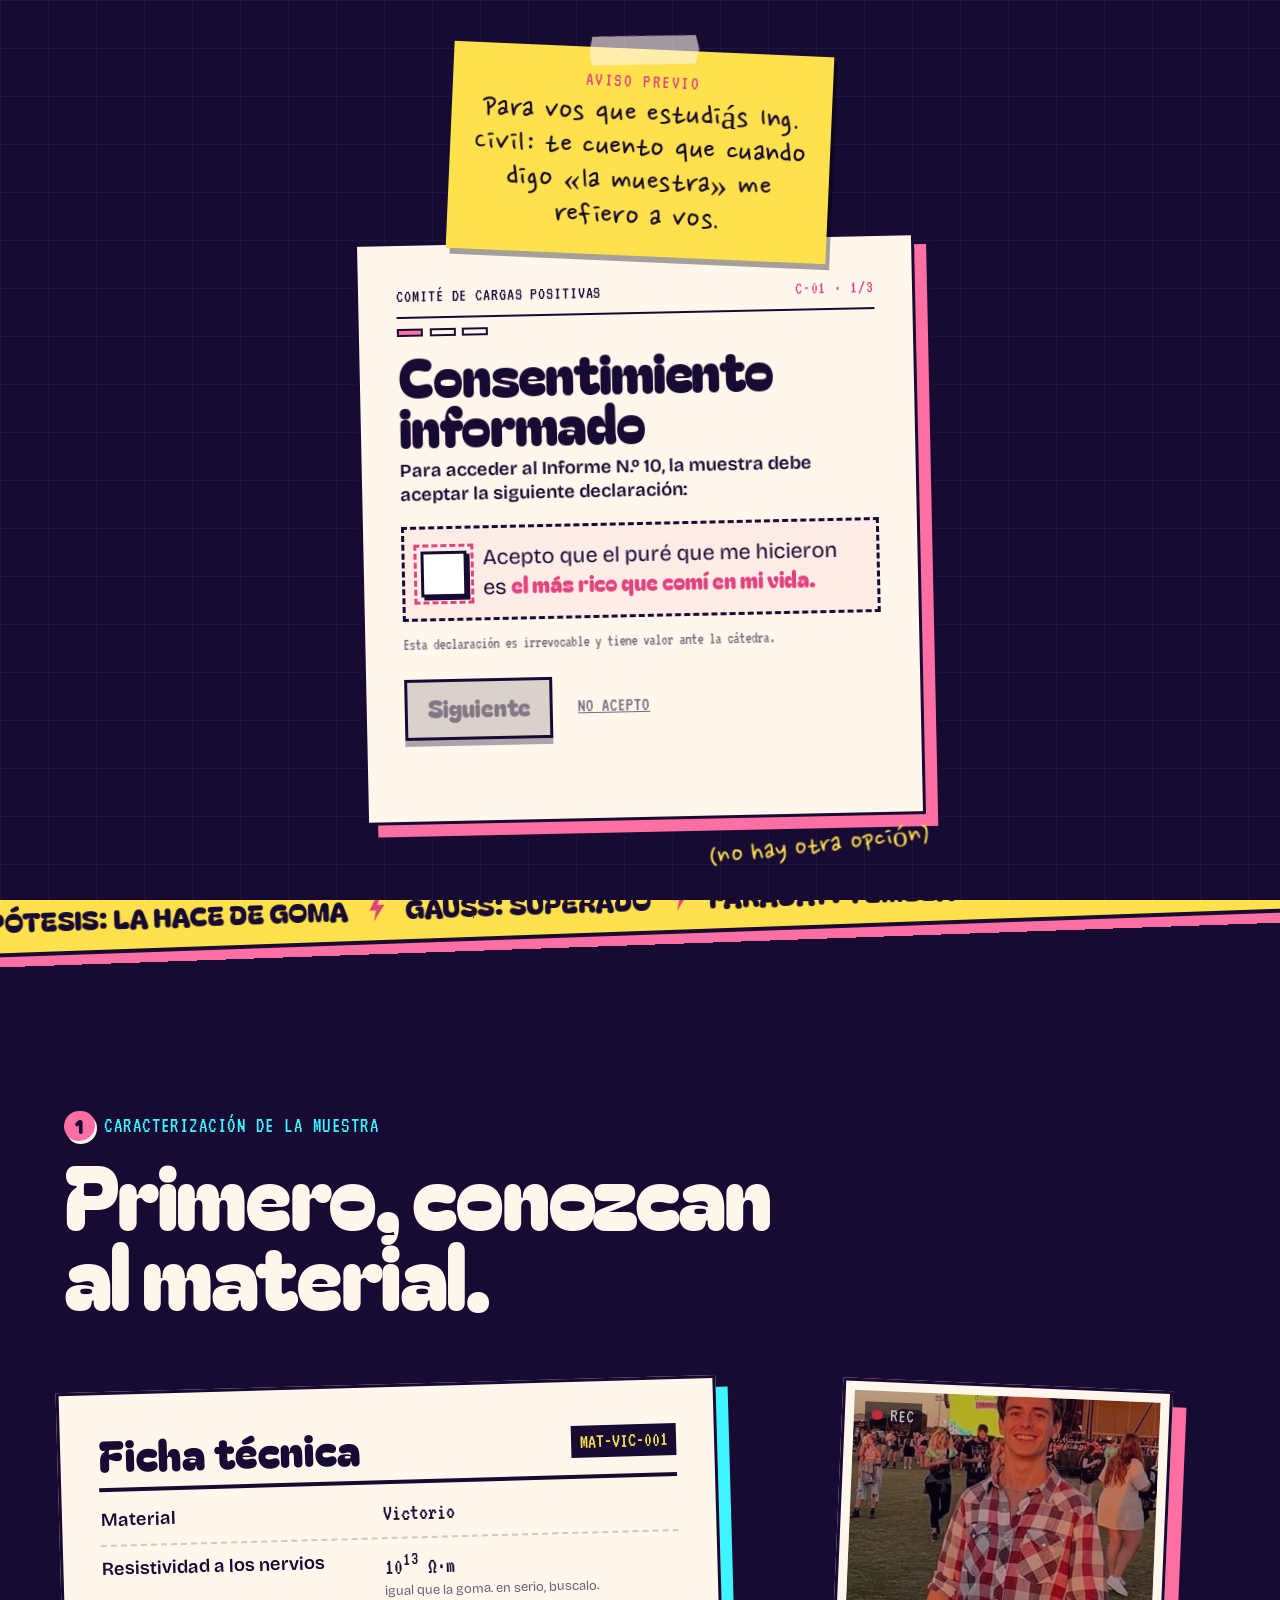
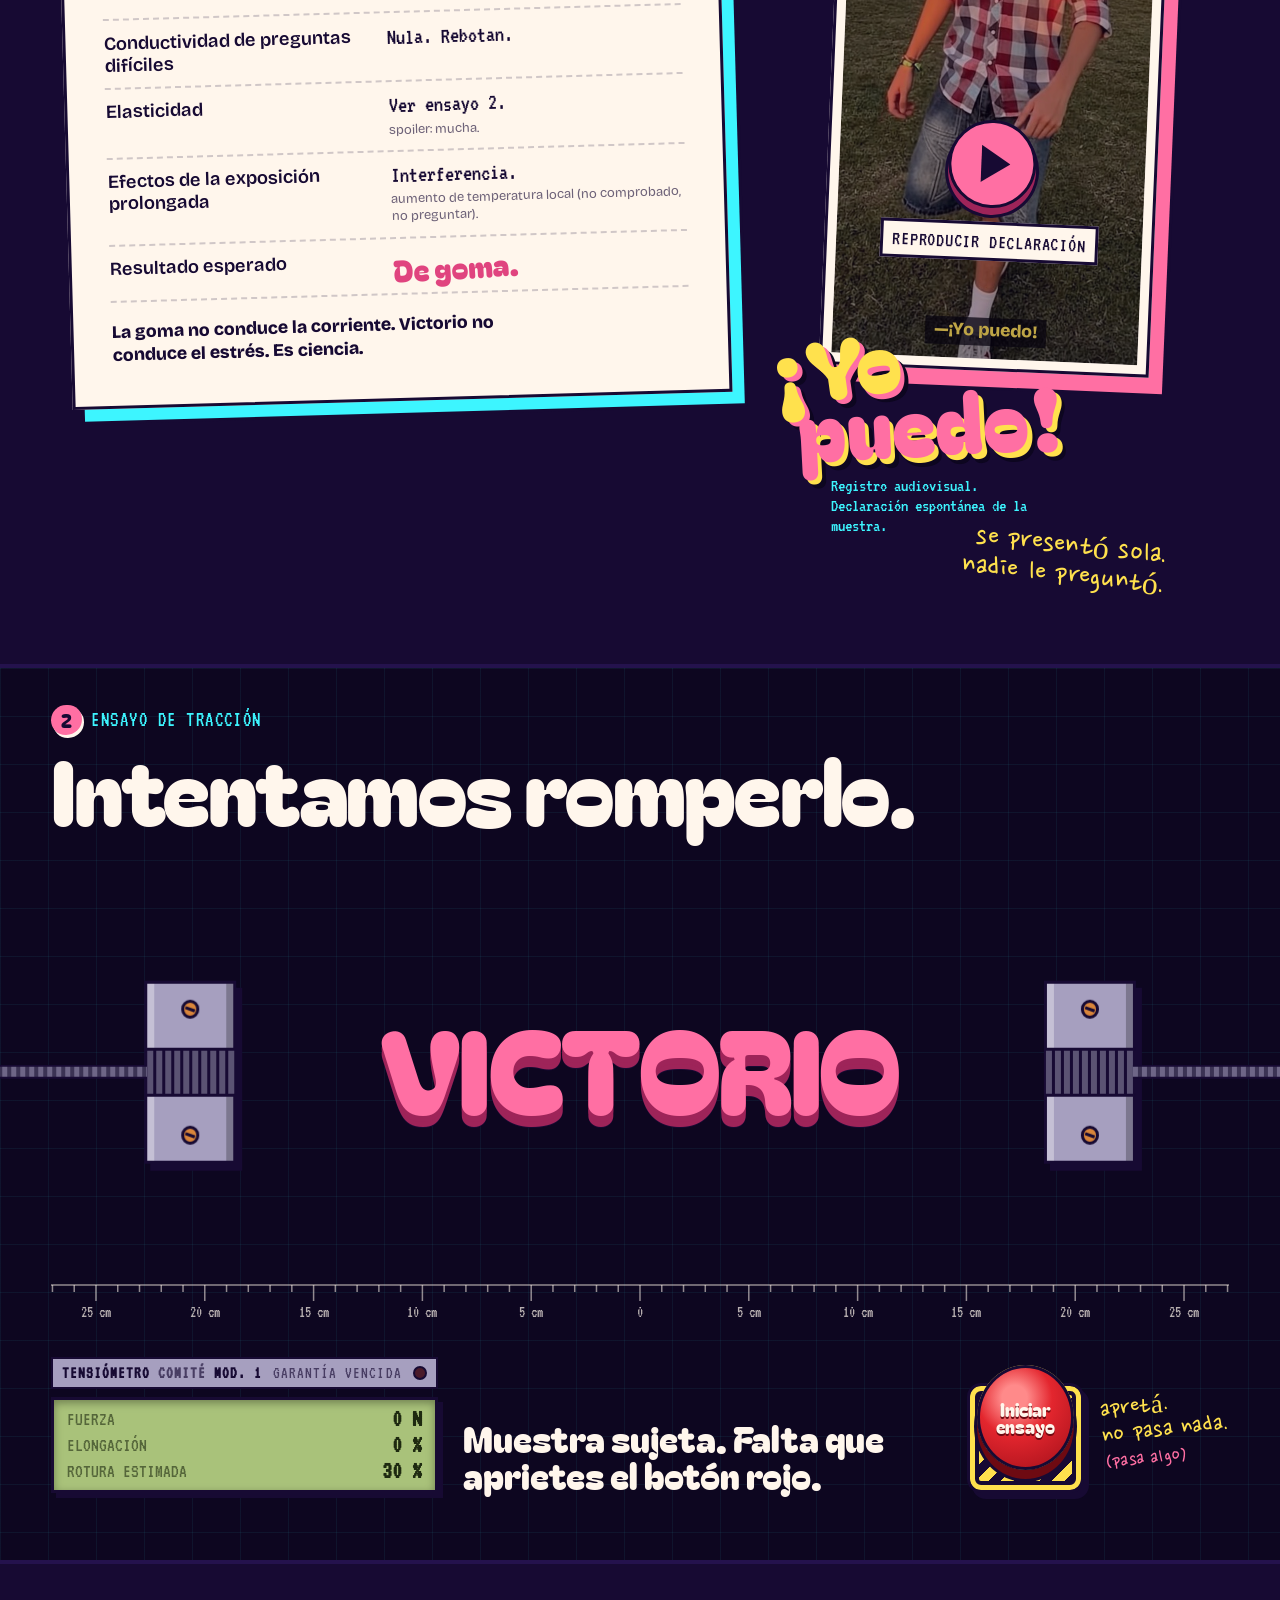
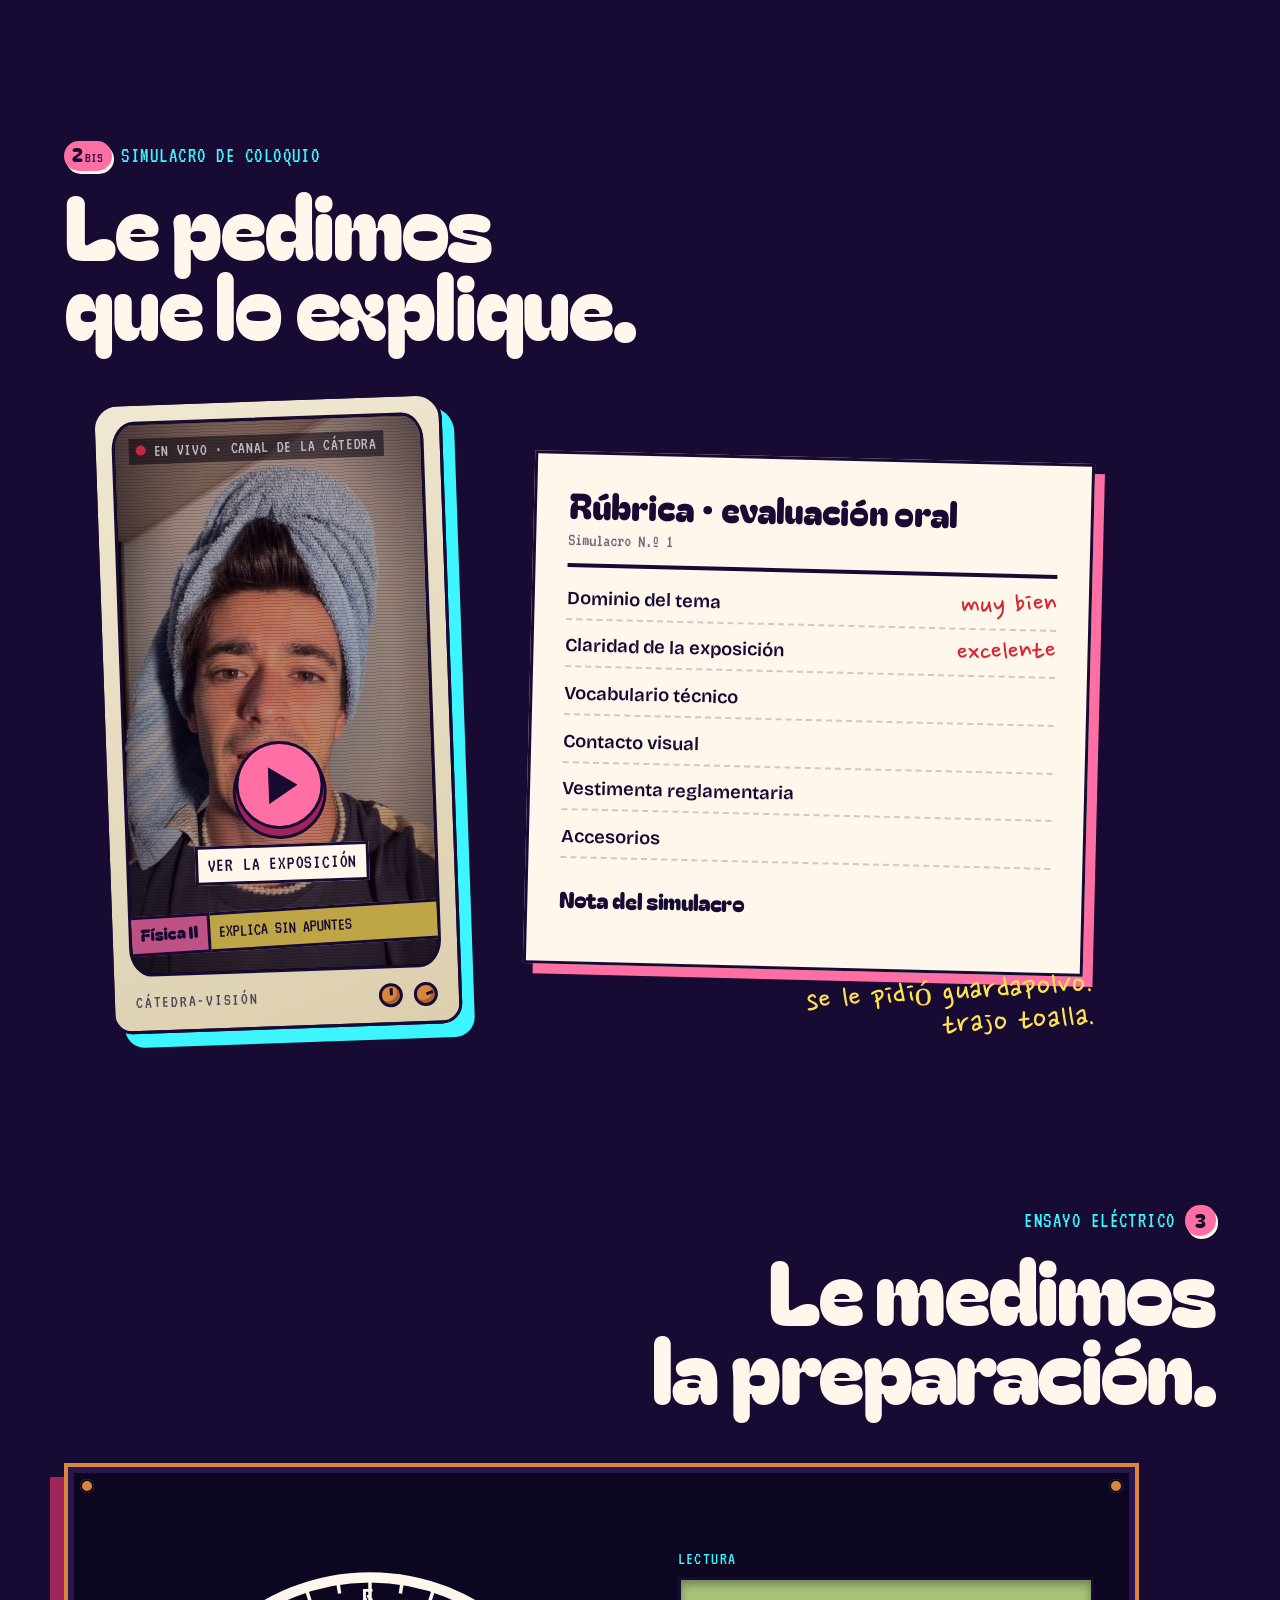
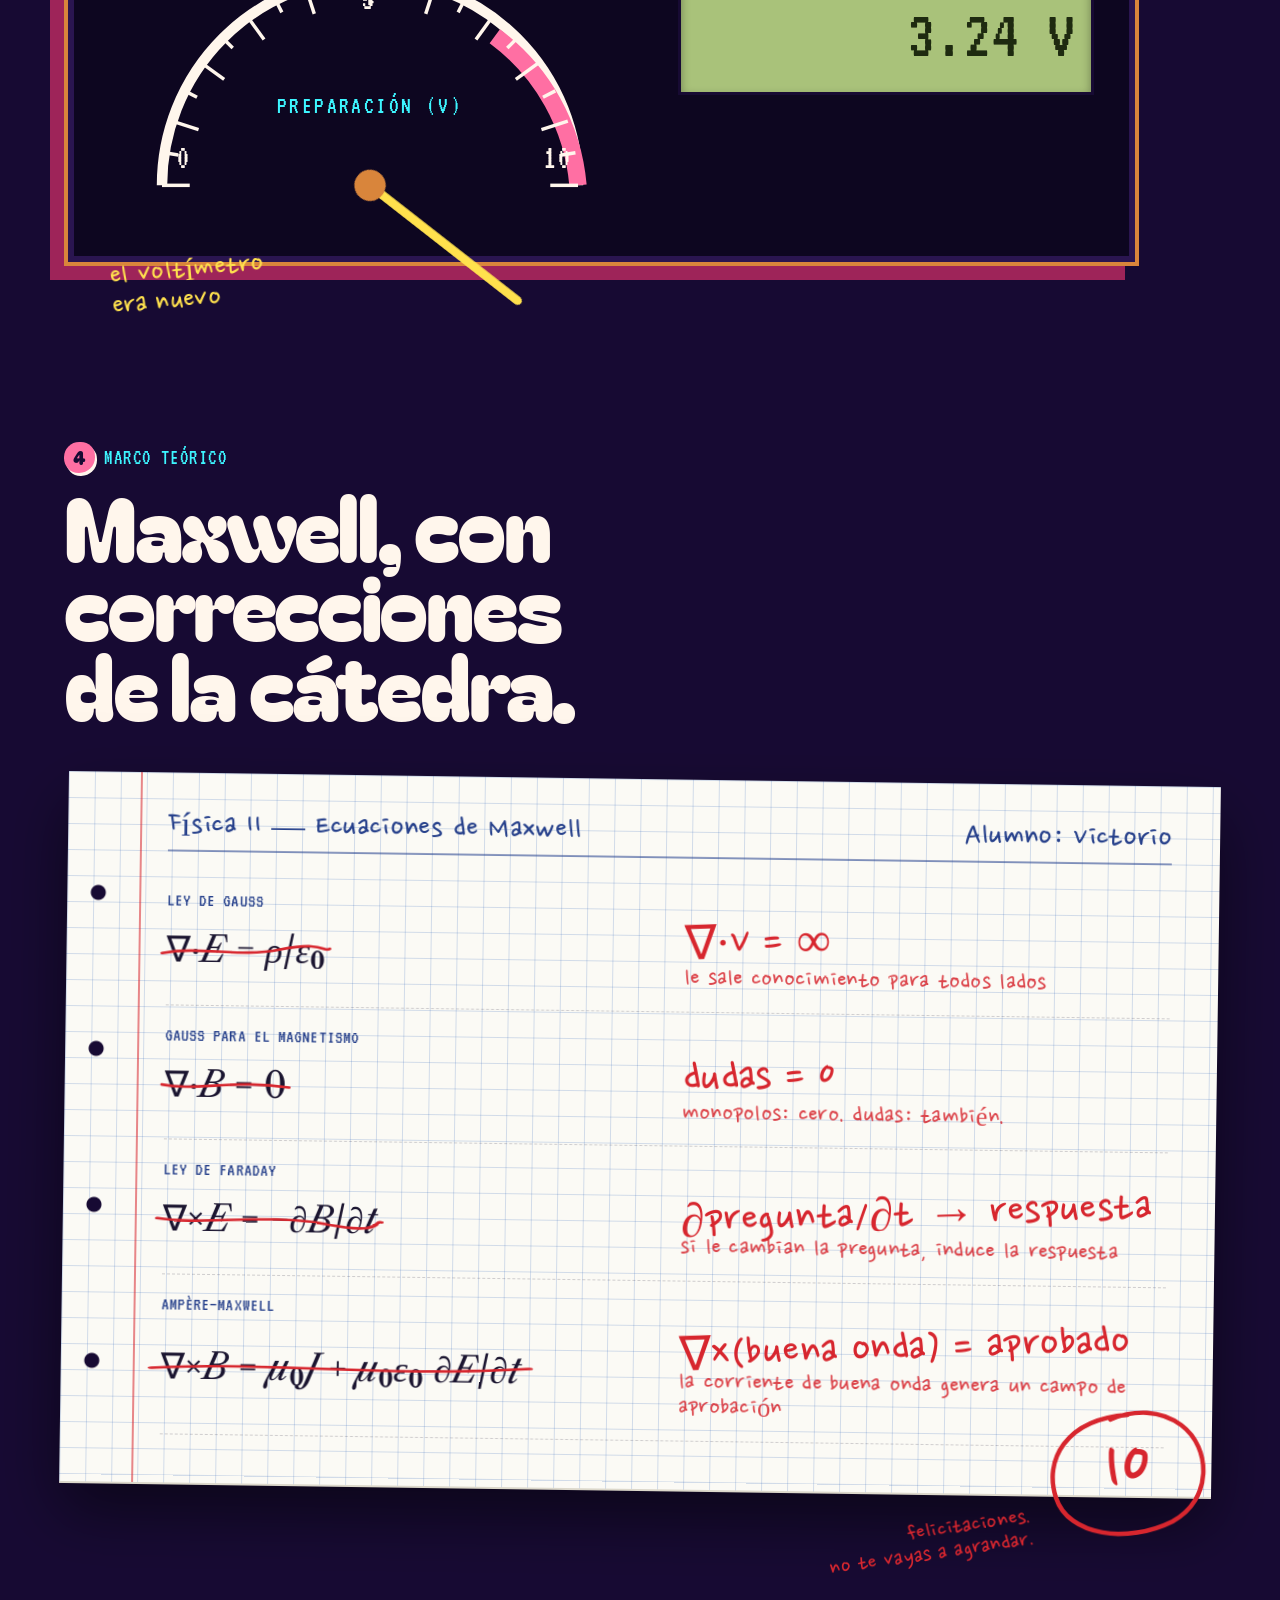
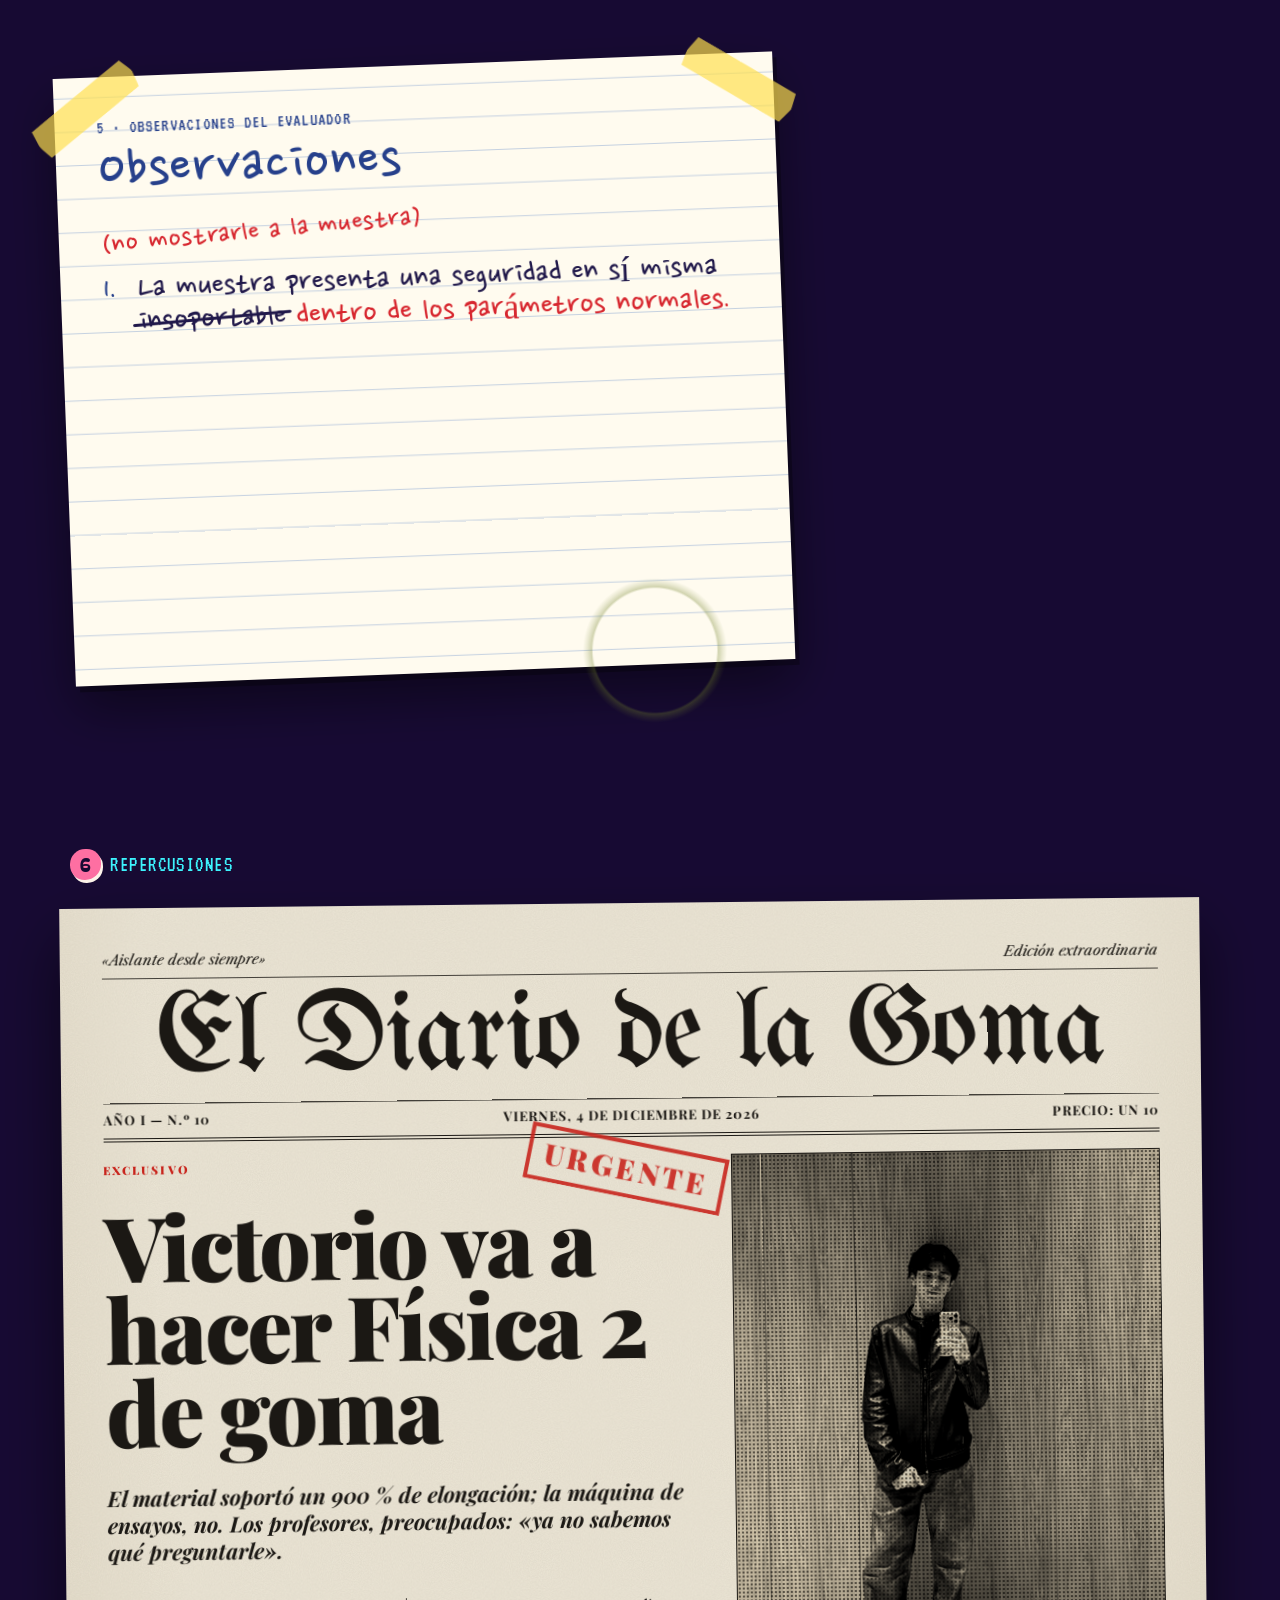
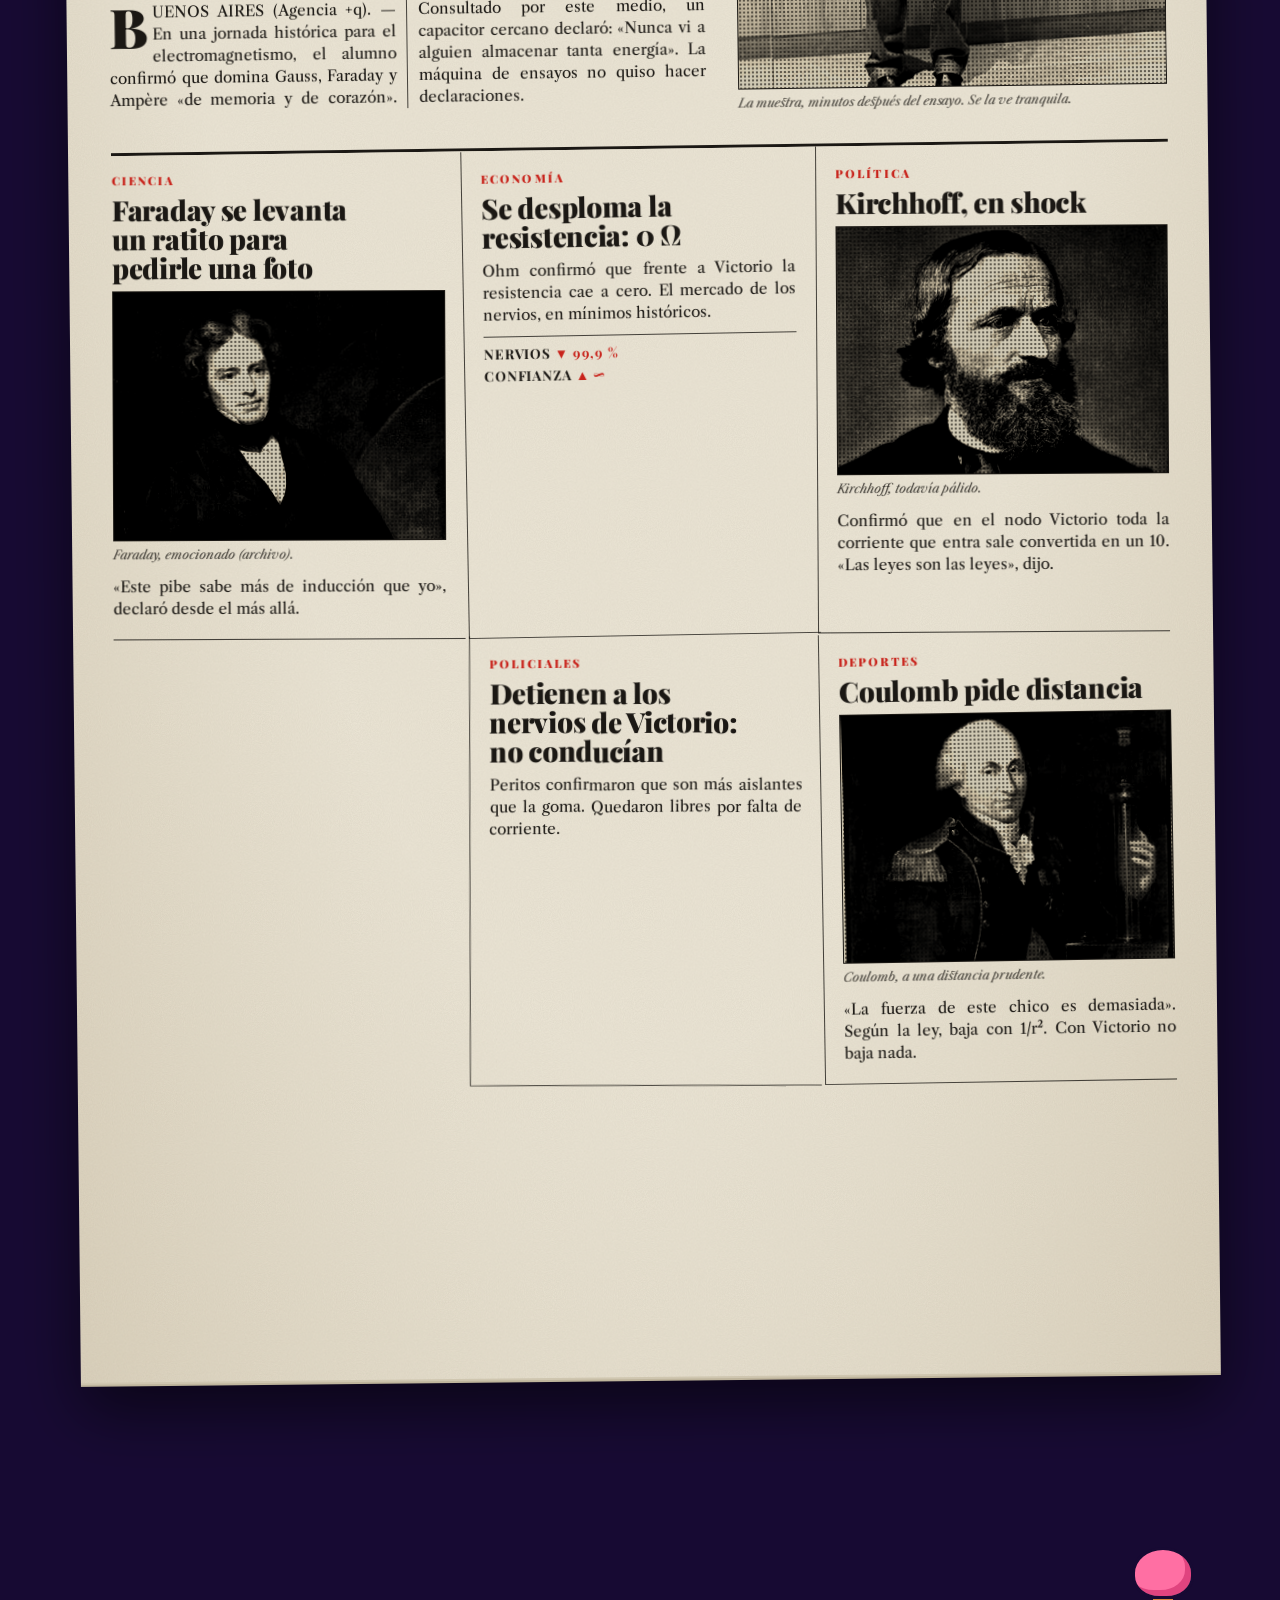
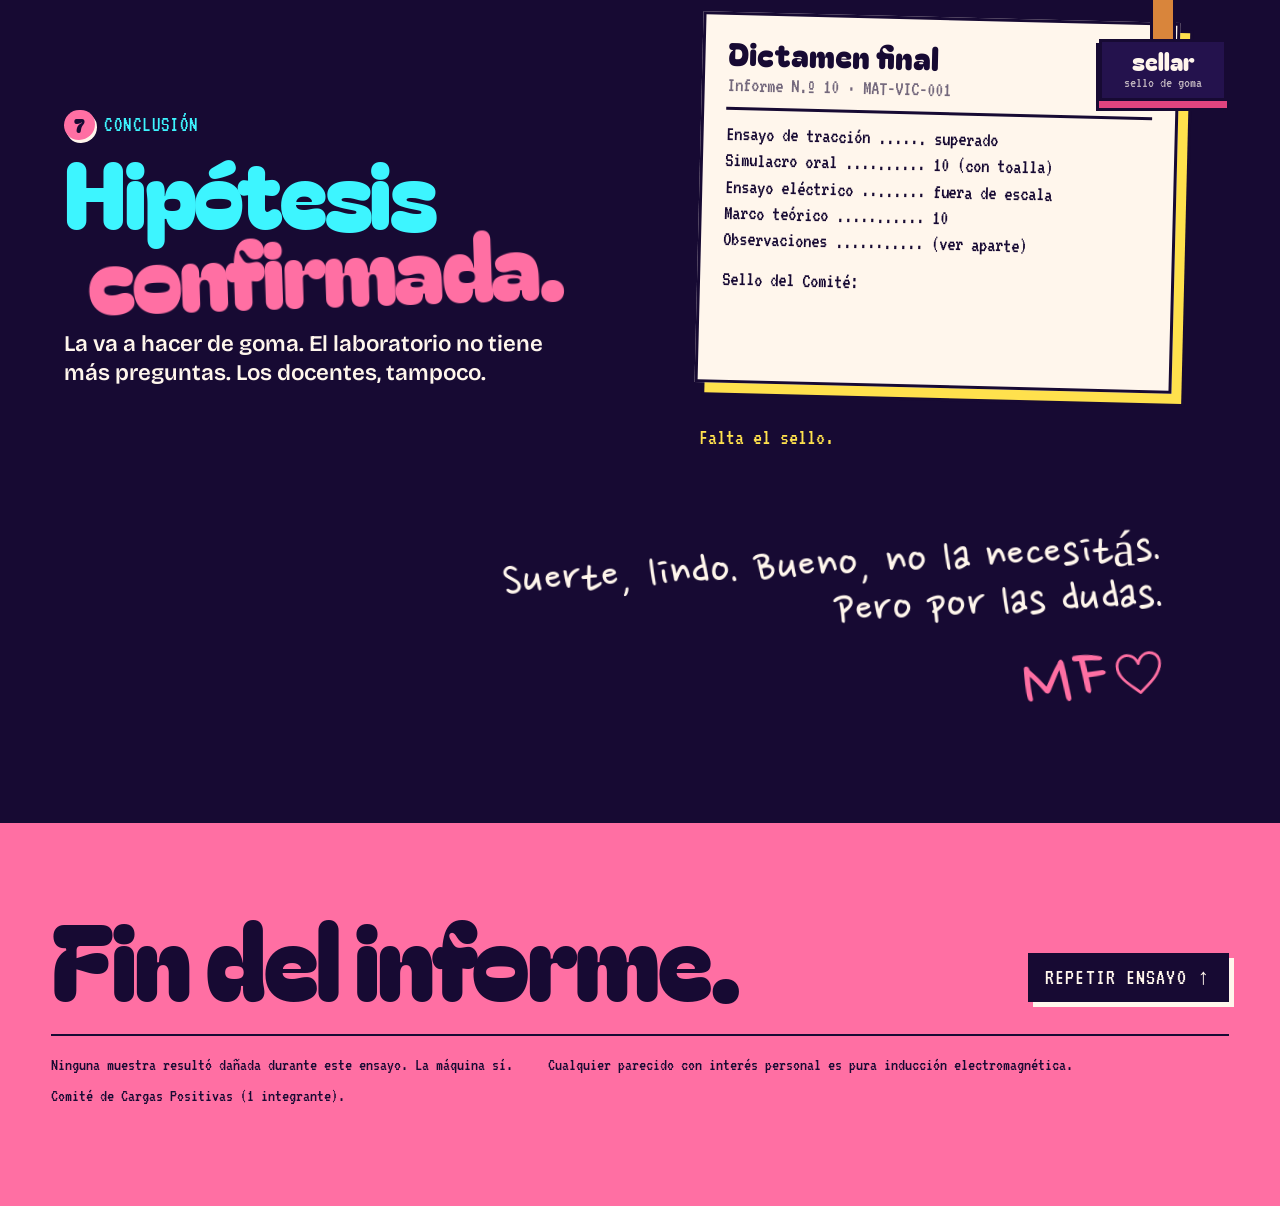
<file: index.html>
<!DOCTYPE html>
<html lang="es">
<head>
  <meta charset="UTF-8" />
  <meta name="viewport" content="width=device-width, initial-scale=1.0, viewport-fit=cover" />
  <title>Victorio va a hacer Física 2 de goma</title>
  <meta name="description" content="Informe N.º 10 del Comité de Cargas Positivas: intentamos romper a Victorio antes de Física 2. No se pudo." />
  <meta name="theme-color" content="#170A33" />
  <meta property="og:type" content="website" />
  <meta property="og:title" content="Informe N.º 10: intentamos romper a Victorio" />
  <meta property="og:description" content="Ensayo de materiales previo a Física 2. Resultado: se rompió la máquina." />
  <meta property="og:image" content="https://manufreytes.github.io/buena-suerte/og.jpg" />
  <meta property="og:url" content="https://manufreytes.github.io/buena-suerte/" />
  <meta name="twitter:card" content="summary_large_image" />
  <link rel="icon" href="favicon.svg" type="image/svg+xml" />
  <link rel="preconnect" href="https://fonts.googleapis.com" />
  <link rel="preconnect" href="https://fonts.gstatic.com" crossorigin />
  <link href="https://fonts.googleapis.com/css2?family=Bagel+Fat+One&family=Bricolage+Grotesque:opsz,wght@12..96,400;12..96,600;12..96,800&family=VT323&family=Nanum+Pen+Script&family=UnifrakturMaguntia&family=Playfair+Display:ital,wght@0,700;0,900;1,700&family=Libre+Caslon+Text:ital@0;1&display=swap" rel="stylesheet" />
  <link rel="stylesheet" href="styles.css" />
  <script>document.documentElement.classList.add("js");</script>
</head>
<body>

  <a class="skip" href="#s1">Saltar al informe</a>

  <!-- ============ CONSENTIMIENTO ============ -->
  <div class="gate" id="gate" role="dialog" aria-modal="true" aria-labelledby="gate-title" aria-describedby="gate-aviso">
    <div class="gate-stack">
    <p class="aviso hand" id="gate-aviso"><i class="aviso-tape" aria-hidden="true"></i><small>Aviso previo</small>Para vos que estudiás Ing. Civil: te cuento que cuando digo «la muestra» me refiero a vos.</p>
    <form class="gate-card" id="gateForm" novalidate>
      <p class="gate-top"><span>Comité de Cargas Positivas</span><span id="gateStepTag">C-01 · 1/3</span></p>
      <div class="gate-dots" aria-hidden="true"><i class="on"></i><i></i><i></i></div>

      <!-- paso 1: puré -->
      <fieldset class="step is-on" data-step="1">
        <legend class="gate-title" id="gate-title">Consentimiento informado</legend>
        <p class="gate-lede">Para acceder al Informe N.º 10, la muestra debe aceptar la siguiente declaración:</p>
        <label class="gate-check">
          <input type="checkbox" class="step-box" />
          <span class="gate-box" aria-hidden="true"><svg viewBox="0 0 40 40"><path d="M7 21 L16 30 L34 8"/></svg></span>
          <span class="gate-txt">Acepto que el puré que me hicieron es <b>el más rico que comí en mi vida.</b></span>
        </label>
        <p class="gate-fine">Esta declaración es irrevocable y tiene valor ante la cátedra.</p>
        <div class="gate-btns">
          <button class="gate-go step-next" type="button" disabled>Siguiente</button>
          <button class="gate-no step-dodge" type="button">No acepto</button>
        </div>
      </fieldset>

      <!-- paso 2: la fuercita -->
      <fieldset class="step" data-step="2" hidden>
        <legend class="gate-title">Declaración jurada</legend>
        <p class="gate-lede">Con respecto a la pulseada (fuercita) disputada recientemente, la muestra declara:</p>
        <p class="gate-q">¿Manu te ganó oficialmente en la fuercita?</p>
        <div class="vs" id="vs">
          <button class="vs-btn vs-yes step-next" type="button">Sí, me ganó</button>
          <button class="vs-btn vs-no" id="vsNo" type="button">No</button>
        </div>
        <p class="gate-fine">El resultado será informado a la Federación de Fuercita.</p>
      </fieldset>

      <!-- paso 3: Manu -->
      <fieldset class="step" data-step="3" hidden>
        <legend class="gate-title">Última instancia</legend>
        <p class="gate-lede">Para finalizar el trámite, la muestra debe aceptar:</p>
        <label class="gate-check">
          <input type="checkbox" class="step-box" />
          <span class="gate-box" aria-hidden="true"><svg viewBox="0 0 40 40"><path d="M7 21 L16 30 L34 8"/></svg></span>
          <span class="gate-txt">Acepto que <b>Manu es más lindo que yo.</b></span>
        </label>
        <p class="gate-fine">Firmado bajo presión. Igual es verdad.</p>
        <div class="gate-btns">
          <button class="gate-go" id="gateGo" type="submit" disabled>Ingresar al laboratorio</button>
          <button class="gate-no step-dodge" type="button">No acepto</button>
        </div>
      </fieldset>

      <p class="gate-msg" id="gateMsg" aria-live="polite"></p>
      <p class="hand gate-note" aria-hidden="true">(no hay otra opción)</p>
    </form>
    </div>
  </div>

  <!-- ============ CARGA ============ -->
  <div class="loader" id="loader" aria-hidden="true">
    <p class="loader-line">Preparando muestra <b>MAT-VIC-001</b></p>
    <div class="loader-band"><i></i></div>
    <p class="loader-line loader-pct"><span id="loaderPct">0</span>% de elongación · no se rompe</p>
  </div>

  <!-- ============ SONIDO (arranca apagado) ============ -->
  <button class="snd" id="snd" type="button" aria-pressed="false" aria-label="Activar sonido">
    <svg viewBox="0 0 24 24" aria-hidden="true"><path class="snd-body" d="M3 9h4l5-4v14l-5-4H3z"/><path class="snd-on" d="M15.5 8.5a5 5 0 0 1 0 7M18 6a8.5 8.5 0 0 1 0 12"/><path class="snd-off" d="M16 9l5 6M21 9l-5 6"/></svg>
    <span>sonido <b id="sndState">off</b></span>
  </button>

  <!-- ============ CARÁTULA ============ -->
  <header class="hero" id="top">
    <canvas id="field" aria-hidden="true"></canvas>
    <div class="charge-tag" id="chargeTag" aria-hidden="true">+q</div>

    <div class="hero-bar">
      <span>Comité de Cargas Positivas<span class="hide-m"> · Laboratorio de Ensayos</span></span>
      <span class="hb-mid">Informe N.º 10</span>
      <span class="hb-state"><i class="dot"></i> muestra en ensayo</span>
    </div>

    <div class="hero-main">
      <p class="hero-kicker">Muestra MAT-VIC-001 <span>/</span> Física&nbsp;II</p>

      <h1 class="rubber" id="rubber" aria-label="Victorio">
        <span aria-hidden="true">V</span><span aria-hidden="true">I</span><span aria-hidden="true">C</span><span aria-hidden="true">T</span><span aria-hidden="true">O</span><span aria-hidden="true">R</span><span aria-hidden="true">I</span><span aria-hidden="true">O</span>
      </h1>

      <div class="hero-foot">
        <p class="lede">rinde <strong>Física&nbsp;2</strong><br />y la va a hacer <button class="goma" id="goma" type="button">de&nbsp;goma</button></p>
        <p class="hand hero-note" id="heroNote">
          <span id="heroNoteTxt">estirá las letras.<br />no se rompen. (probamos)</span>
          <svg class="hero-arrow" viewBox="0 0 120 90" aria-hidden="true"><path d="M8 80 C 30 70, 60 60, 78 30 S 96 8, 104 6 M92 4 L106 5 L100 18"/></svg>
        </p>
      </div>
    </div>

    <div class="tag" aria-hidden="true">
      <i class="tag-hole"></i>
      <p class="tag-k">Muestra N.º</p>
      <p class="tag-n">001</p>
      <p class="tag-row"><span>Material</span><b>Victorio</b></p>
      <p class="tag-row"><span>Frágil</span><b>no</b></p>
      <p class="tag-row"><span>Estado</span><b>elástico</b></p>
    </div>

    <div class="seal" aria-hidden="true">
      <svg viewBox="0 0 200 200"><defs><path id="sealPath" d="M100 100 m-74 0 a74 74 0 1 1 148 0 a74 74 0 1 1 -148 0"/></defs><text><textPath href="#sealPath" textLength="458" lengthAdjust="spacing">100% aislante a los nervios ·</textPath></text></svg>
      <b>+q</b>
    </div>

    <a class="hero-down" href="#s1">ver informe completo <span aria-hidden="true">↓</span></a>
  </header>

  <!-- ============ CINTA ============ -->
  <div class="tape" aria-hidden="true">
    <div class="tape-track">
      <span>Hipótesis: la hace de goma</span><i class="tb"></i>
      <span>Gauss: superado</span><i class="tb"></i>
      <span>Faraday: temblando</span><i class="tb"></i>
      <span>Ohm: sin resistencia</span><i class="tb"></i>
      <span>Kirchhoff: en shock</span><i class="tb"></i>
      <span>Coulomb: pide distancia</span><i class="tb"></i>
      <span>Hipótesis: la hace de goma</span><i class="tb"></i>
      <span>Gauss: superado</span><i class="tb"></i>
      <span>Faraday: temblando</span><i class="tb"></i>
      <span>Ohm: sin resistencia</span><i class="tb"></i>
      <span>Kirchhoff: en shock</span><i class="tb"></i>
      <span>Coulomb: pide distancia</span><i class="tb"></i>
    </div>
  </div>

  <main>

    <!-- ============ 1 · CARACTERIZACIÓN ============ -->
    <section class="s1" id="s1" aria-labelledby="s1-title">
      <header class="sh">
        <p class="sh-label"><span class="sh-n">1</span> Caracterización de la muestra</p>
        <h2 class="sh-title" id="s1-title">Primero, conozcan al material.</h2>
      </header>

      <div class="s1-grid">
        <article class="spec" data-reveal="drop">
          <div class="spec-head">
            <h3>Ficha técnica</h3>
            <button class="spec-code" id="specCode" type="button" aria-label="Código de muestra MAT-VIC-001">MAT-VIC-001</button>
          </div>
          <dl>
            <div><dt>Material</dt><dd>Victorio</dd></div>
            <div><dt>Resistividad a los nervios</dt><dd>10<sup>13</sup>&nbsp;Ω·m <em>igual que la goma. en serio, buscalo.</em></dd></div>
            <div><dt>Conductividad de preguntas difíciles</dt><dd>Nula. Rebotan.</dd></div>
            <div><dt>Elasticidad</dt><dd>Ver ensayo&nbsp;2. <em>spoiler: mucha.</em></dd></div>
            <div><dt>Efectos de la exposición prolongada</dt><dd>Interferencia. <em>aumento de temperatura local (no comprobado, no preguntar).</em></dd></div>
            <div class="spec-res"><dt>Resultado esperado</dt><dd>De goma.</dd></div>
            <div class="classified" id="classified" hidden>
              <dt>Anexo confidencial</dt>
              <dd><span class="redact">La camisa a cuadros sumó puntos en la evaluación.</span> <em>no se informa cuántos.</em></dd>
            </div>
          </dl>
          <p class="spec-foot">La goma no conduce la corriente. Victorio no conduce el estrés. Es ciencia.</p>
        </article>

        <figure class="yp" id="yopuedo" data-reveal="pop">
          <div class="yp-frame">
            <span class="yp-live" aria-hidden="true"><i class="dot"></i> REC</span>
            <video id="ypVideo" src="video/yo-puedo.mp4" poster="video/yo-puedo-poster.jpg"
                   loop playsinline preload="none"
                   aria-label="Victorio diciendo: yo puedo"></video>
            <p class="yp-sub" aria-hidden="true">—¡Yo puedo!</p>
            <button class="play" type="button" data-video="ypVideo" aria-label="Reproducir la declaración">
              <span class="play-ico" aria-hidden="true"></span>
              <span class="play-txt">reproducir declaración</span>
            </button>
          </div>
          <p class="yp-shout" aria-hidden="true"><span>¡Yo</span><span>puedo!</span></p>
          <figcaption>Registro audiovisual. Declaración espontánea de la muestra.</figcaption>
          <p class="hand yp-note">se presentó sola.<br />nadie le preguntó.</p>
        </figure>
      </div>
    </section>

    <!-- ============ 2 · ENSAYO DE TRACCIÓN ============ -->
    <section class="pull" id="pull" aria-labelledby="pull-title">
      <div class="pull-sticky">
        <header class="sh sh-pull">
          <p class="sh-label"><span class="sh-n">2</span> Ensayo de tracción</p>
          <h2 class="sh-title" id="pull-title">Intentamos <span class="strike">romperlo<svg viewBox="0 0 300 40" preserveAspectRatio="none" aria-hidden="true"><path d="M4 26 C 60 14, 120 30, 180 18 S 270 12, 296 20"/></svg></span>.</h2>
          <p class="hand pull-nope" aria-hidden="true">(no se pudo)</p>
        </header>

        <p class="sr-only">Apretá el botón Iniciar ensayo: la máquina estira el nombre Victorio hasta novecientos por ciento sin romperlo; lo que se rompe es la máquina.</p>

        <div class="rig" id="rig" aria-hidden="true">
          <canvas class="ruler" id="ruler"></canvas>
          <div class="world" id="world">
            <svg class="band" width="1" height="1"><path id="bandPath" d="" /></svg>
            <div class="pull-word" id="pullWord"><span>V</span><span>I</span><span>C</span><span>T</span><span>O</span><span>R</span><span>I</span><span>O</span></div>
            <div class="clamp" id="clampL"><i class="jaw"></i><i class="bolt b1"></i><i class="bolt b2"></i><i class="screw"></i></div>
            <div class="clamp clamp-r" id="clampR"><i class="jaw"></i><i class="bolt b1"></i><i class="bolt b2"></i><i class="screw"></i></div>
          </div>
          <p class="pull-silence hand">(silencio incómodo)</p>
          <div class="pull-stamp" id="pullStamp"><span>No se rompe</span></div>
        </div>

        <div class="panel">
          <div class="plate" aria-hidden="true"><b>Tensiómetro<span class="hide-m"> Comité</span> Mod.&nbsp;1</b><span>garantía vencida</span><i class="lamp" id="lamp"></i></div>
          <div class="lcd2" aria-hidden="true">
            <p><span>fuerza</span><b id="lcdF">0 N</b></p>
            <p><span>elongación</span><b id="lcdE">0 %</b></p>
            <p><span>rotura estimada</span><b id="lcdR">30 %</b></p>
          </div>
          <p class="pull-status" id="pullStatus" aria-live="polite">Muestra sujeta. Falta que aprietes el botón rojo.</p>
          <div class="go-wrap">
            <button class="go" id="pullGo" type="button">
              <span class="go-cap"><span id="pullGoTxt">Iniciar<br />ensayo</span></span>
              <span class="go-base" aria-hidden="true"></span>
            </button>
            <p class="hand go-hint" aria-hidden="true">apretá.<br />no pasa nada.<br /><small>(pasa algo)</small></p>
          </div>
        </div>
        <p class="hand pull-note" aria-hidden="true">subestimamos<br />a la muestra</p>
      </div>
    </section>

    <!-- ============ 2 BIS · SIMULACRO DE COLOQUIO ============ -->
    <section class="oral" id="oral" aria-labelledby="oral-title">
      <header class="sh sh-oral">
        <p class="sh-label"><span class="sh-n sh-n-bis">2<small>bis</small></span> Simulacro de coloquio</p>
        <h2 class="sh-title" id="oral-title">Le pedimos que lo explique.</h2>
      </header>

      <div class="oral-grid">
        <figure class="tv" data-reveal="power">
          <div class="tv-screen">
            <video id="oralVideo" src="video/coloquio.mp4" poster="video/coloquio-poster.jpg"
                   loop playsinline preload="none"
                   aria-label="Victorio, con una toalla en la cabeza y un collar de perlas, explicando Física 2"></video>
            <i class="tv-scan" aria-hidden="true"></i>
            <span class="tv-live" aria-hidden="true"><i class="dot"></i> en vivo<span class="hide-m"> · canal de la cátedra</span></span>
            <p class="tv-chyron" aria-hidden="true"><b>Física II</b><span>Explica sin apuntes</span></p>
            <button class="play" type="button" data-video="oralVideo" aria-label="Reproducir la exposición">
              <span class="play-ico" aria-hidden="true"></span>
              <span class="play-txt">ver la exposición</span>
            </button>
          </div>
          <div class="tv-bottom" aria-hidden="true"><span>Cátedra-Visión</span><i class="knob"></i><i class="knob"></i></div>
        </figure>

        <div class="rubric" data-reveal="drop">
          <p class="rubric-h"><b>Rúbrica · evaluación oral</b><span>Simulacro N.º 1</span></p>
          <ul class="rubric-list" id="rubricList">
            <li><span>Dominio del tema</span><b>muy bien</b></li>
            <li><span>Claridad de la exposición</span><b>excelente</b></li>
            <li><span>Vocabulario técnico</span><b>sospechosamente bueno</b></li>
            <li><span>Contacto visual</span><b>demasiado</b></li>
            <li class="bad"><span>Vestimenta reglamentaria</span><b>toalla</b></li>
            <li class="bad"><span>Accesorios</span><b>collar de perlas (?)</b></li>
            <li class="tot"><span>Nota del simulacro</span><b>10 igual</b></li>
          </ul>
          <p class="hand rubric-note">se le pidió guardapolvo.<br />trajo toalla.</p>
        </div>
      </div>
    </section>

    <!-- ============ 3 · ENSAYO ELÉCTRICO ============ -->
    <section class="meter" id="meter" aria-labelledby="meter-title">
      <header class="sh sh-meter">
        <p class="sh-label"><span class="sh-n">3</span> Ensayo eléctrico</p>
        <h2 class="sh-title" id="meter-title">Le medimos la preparación.</h2>
      </header>
      <div class="meter-box" data-reveal="power">
        <svg viewBox="0 0 300 180" class="gauge" role="img" aria-label="Voltímetro: la aguja se pasa del máximo">
          <path d="M30 160 A120 120 0 0 1 270 160" class="g-arc" />
          <path d="M222 74 A120 120 0 0 1 270 160" class="g-red" />
          <g class="g-ticks"></g>
          <text x="38" y="150" class="g-num">0</text>
          <text x="145" y="58" class="g-num">5</text>
          <text x="250" y="150" class="g-num">10</text>
          <g class="needle" id="needle">
            <line x1="150" y1="160" x2="150" y2="52" />
            <circle cx="150" cy="160" r="9" />
          </g>
          <text x="150" y="118" class="g-unit">PREPARACIÓN (V)</text>
        </svg>
        <div class="meter-read">
          <p class="meter-k">lectura</p>
          <div class="lcd" id="lcd">0.00 V</div>
          <p class="meter-err" id="meterErr">ERROR · valor fuera de escala<br />el instrumento no fue diseñado para tanto Victorio</p>
        </div>
        <p class="hand meter-note">el voltímetro<br />era nuevo</p>
      </div>
    </section>

    <!-- ============ 4 · MARCO TEÓRICO ============ -->
    <section class="theory" id="theory" aria-labelledby="th-title">
      <header class="sh sh-theory">
        <p class="sh-label"><span class="sh-n">4</span> Marco teórico</p>
        <h2 class="sh-title" id="th-title">Maxwell, con correcciones de la cátedra.</h2>
      </header>

      <div class="sheet" id="sheet">
        <p class="sheet-head"><span class="hand">Física II — Ecuaciones de Maxwell</span><span class="hand">Alumno: Victorio</span></p>
        <ol class="eqs">
          <li style="--i:0">
            <span class="eq-name">Ley de Gauss</span>
            <span class="eq-old">∇·<i>E</i> = <i>ρ</i>/<i>ε</i>₀<svg class="x" viewBox="0 0 200 40" preserveAspectRatio="none" aria-hidden="true"><path d="M3 24 C 50 12, 90 30, 140 16 S 190 20, 197 14"/></svg></span>
            <span class="eq-new hand">∇·V = ∞</span>
            <span class="eq-why hand">le sale conocimiento para todos lados</span>
          </li>
          <li style="--i:1">
            <span class="eq-name">Gauss para el magnetismo</span>
            <span class="eq-old">∇·<i>B</i> = 0<svg class="x" viewBox="0 0 200 40" preserveAspectRatio="none" aria-hidden="true"><path d="M3 20 C 60 30, 110 10, 197 22"/></svg></span>
            <span class="eq-new hand">dudas = 0</span>
            <span class="eq-why hand">monopolos: cero. dudas: también.</span>
          </li>
          <li style="--i:2">
            <span class="eq-name">Ley de Faraday</span>
            <span class="eq-old">∇×<i>E</i> = −∂<i>B</i>/∂<i>t</i><svg class="x" viewBox="0 0 200 40" preserveAspectRatio="none" aria-hidden="true"><path d="M3 18 C 40 28, 100 8, 150 24 S 190 16, 197 20"/></svg></span>
            <span class="eq-new hand">∂pregunta/∂t → respuesta</span>
            <span class="eq-why hand">si le cambian la pregunta, induce la respuesta</span>
          </li>
          <li style="--i:3">
            <span class="eq-name">Ampère–Maxwell</span>
            <span class="eq-old">∇×<i>B</i> = <i>μ</i>₀<i>J</i> + <i>μ</i>₀<i>ε</i>₀ ∂<i>E</i>/∂<i>t</i><svg class="x" viewBox="0 0 200 40" preserveAspectRatio="none" aria-hidden="true"><path d="M3 22 C 70 10, 120 32, 197 16"/></svg></span>
            <span class="eq-new hand">∇×(buena onda) = aprobado</span>
            <span class="eq-why hand">la corriente de buena onda genera un campo de aprobación</span>
          </li>
        </ol>
        <div class="grade" aria-label="Nota: 10, felicitaciones">
          <svg viewBox="0 0 160 130" aria-hidden="true"><path d="M86 10 C 30 6, 6 40, 12 74 C 18 110, 70 124, 112 110 C 150 96, 156 50, 132 26 C 116 10, 92 6, 70 12"/></svg>
          <span class="hand grade-n">10</span>
          <span class="hand grade-sub">felicitaciones.<br />no te vayas a agrandar.</span>
        </div>
      </div>
    </section>

    <!-- ============ 5 · OBSERVACIONES ============ -->
    <section class="obs" id="obs" aria-labelledby="obs-title">
      <div class="note" data-reveal="tape">
        <i class="tape-bit t1"></i><i class="tape-bit t2"></i>
        <i class="mate" aria-hidden="true"></i>
        <p class="note-label">5 · Observaciones del evaluador</p>
        <h2 class="hand note-title" id="obs-title">Observaciones <small>(no mostrarle a la muestra)</small></h2>
        <ol class="note-list">
          <li>La muestra presenta una seguridad en sí misma <s>insoportable</s> <ins>dentro de los parámetros normales.</ins></li>
          <li>Durante el ensayo la temperatura del laboratorio subió 2&nbsp;°C. Causa probable: <s>la muestra</s> <ins>el calefactor.</ins></li>
          <li>Nivel de lindo: no se midió. El instrumento <s>se tildó</s> <ins>no corresponde a esta materia.</ins></li>
          <li>Se recomienda no mostrarle este informe. Ya se la cree bastante.</li>
        </ol>
      </div>
    </section>

    <!-- ============ 6 · EL DIARIO DE LA GOMA ============ -->
    <section class="news" id="news" aria-labelledby="np-title">
      <p class="sh-label news-label"><span class="sh-n">6</span> Repercusiones</p>
      <article class="paper" id="paper">

        <header class="np-mast">
          <p class="np-ears"><span>«Aislante desde siempre»</span><span>Edición extraordinaria</span></p>
          <h2 id="np-title" class="np-name">El Diario de la Goma</h2>
          <p class="np-dateline">
            <span>Año I — N.º 10</span>
            <span id="npDate">Hoy</span>
            <span>Precio: un 10</span>
          </p>
        </header>

        <div class="np-lead story" style="--r:-.6deg">
          <p class="np-kicker">Exclusivo</p>
          <h3 class="np-head-xl">Victorio va a hacer Física&nbsp;2 de goma</h3>
          <p class="np-deck">El material soportó un 900&nbsp;% de elongación; la máquina de ensayos, no. Los profesores, preocupados: «ya no sabemos qué preguntarle».</p>
          <figure class="np-photo np-photo-lead">
            <div class="halftone"><img src="img/victorio-diario.jpg" alt="" loading="lazy" /></div>
            <figcaption>La muestra, minutos después del ensayo. Se la ve tranquila.</figcaption>
          </figure>
          <p class="np-body np-dropcap">BUENOS AIRES (Agencia +q). — En una jornada histórica para el electromagnetismo, el alumno confirmó que domina Gauss, Faraday y Ampère «de memoria y de corazón». Consultado por este medio, un capacitor cercano declaró: «Nunca vi a alguien almacenar tanta energía». La máquina de ensayos no quiso hacer declaraciones.</p>
          <div class="np-stamp" aria-hidden="true">Urgente</div>
        </div>

        <div class="np-grid">
          <div class="story" style="--r:1.2deg">
            <p class="np-kicker">Ciencia</p>
            <h3 class="np-head">Faraday se levanta un ratito para pedirle una foto</h3>
            <figure class="np-photo">
              <div class="halftone sm"><img src="img/faraday.jpg" alt="Retrato de Michael Faraday" loading="lazy" /></div>
              <figcaption>Faraday, emocionado (archivo).</figcaption>
            </figure>
            <p class="np-body">«Este pibe sabe más de inducción que yo», declaró desde el más allá.</p>
          </div>

          <div class="story" style="--r:-1.4deg">
            <p class="np-kicker">Economía</p>
            <h3 class="np-head">Se desploma la resistencia: 0&nbsp;Ω</h3>
            <p class="np-body">Ohm confirmó que frente a Victorio la resistencia cae a cero. El mercado de los nervios, en mínimos históricos.</p>
            <p class="np-ticker"><span>NERVIOS</span> <b>▼ 99,9 %</b><br /><span>CONFIANZA</span> <b>▲ ∞</b></p>
          </div>

          <div class="story" style="--r:.8deg">
            <p class="np-kicker">Política</p>
            <h3 class="np-head">Kirchhoff, en shock</h3>
            <figure class="np-photo">
              <div class="halftone sm"><img src="img/kirchhoff.jpg" alt="Retrato de Gustav Kirchhoff" loading="lazy" /></div>
              <figcaption>Kirchhoff, todavía pálido.</figcaption>
            </figure>
            <p class="np-body">Confirmó que en el nodo Victorio toda la corriente que entra sale convertida en un 10. «Las leyes son las leyes», dijo.</p>
          </div>

          <div class="story np-weather" style="--r:-.9deg">
            <p class="np-kicker">Clima</p>
            <h3 class="np-head">100&nbsp;% de probabilidad de aprobar</h3>
            <p class="np-temp" aria-hidden="true"><b>10</b>°</p>
            <p class="np-body">Despejado. Preguntas difíciles aisladas, rebotan antes de tocar el suelo. Campos magnéticos alineados en todo el país.</p>
          </div>

          <div class="story" style="--r:1.6deg">
            <p class="np-kicker">Policiales</p>
            <h3 class="np-head">Detienen a los nervios de Victorio: no conducían</h3>
            <p class="np-body">Peritos confirmaron que son más aislantes que la goma. Quedaron libres por falta de corriente.</p>
          </div>

          <div class="story" style="--r:-1.1deg">
            <p class="np-kicker">Deportes</p>
            <h3 class="np-head">Coulomb pide distancia</h3>
            <figure class="np-photo">
              <div class="halftone sm"><img src="img/coulomb.jpg" alt="Retrato de Charles-Augustin de Coulomb" loading="lazy" /></div>
              <figcaption>Coulomb, a una distancia prudente.</figcaption>
            </figure>
            <p class="np-body">«La fuerza de este chico es demasiada». Según la ley, baja con 1/r². Con Victorio no baja nada.</p>
          </div>
        </div>

        <div class="np-bottom">
          <div class="np-classified story" style="--r:.5deg">
            <p class="np-kicker">Clasificados</p>
            <p class="np-ad"><b>VENDO</b> apuntes de Física 2, usados una sola vez. Ya no los necesito. Tratar con V.</p>
            <p class="np-ad"><b>BUSCO</b> coloquio que esté a su altura. Abstenerse los fáciles.</p>
            <p class="np-ad"><b>SE OFRECE</b> máquina de ensayos, poco uso, un solo golpe. Escucho ofertas.</p>
          </div>
          <div class="np-errata story" style="--r:-.4deg">
            <p class="np-kicker">Fe de erratas</p>
            <p class="np-ad">En la edición anterior afirmamos que Victorio es «un capo». Corrección: es un capo bastante lindo. Pedimos disculpas por el error de imprenta.</p>
            <p class="np-ad">Donde dice «la campera le queda bien», debió decir «la campera le queda muy bien». El corrector pidió licencia.</p>
            <p class="np-ad">Aclaración del laboratorio: la temperatura no subió por el calefactor. El calefactor estaba apagado.</p>
          </div>
        </div>

      </article>
    </section>

    <!-- ============ 7 · CONCLUSIÓN ============ -->
    <section class="end" id="end" aria-labelledby="end-title">
      <header class="sh sh-end">
        <p class="sh-label"><span class="sh-n">7</span> Conclusión</p>
        <h2 class="end-title" id="end-title">Hipótesis<br /><span>confirmada.</span></h2>
        <p class="end-sub">La va a hacer de goma. El laboratorio no tiene más preguntas. Los docentes, tampoco.</p>
      </header>

      <div class="stampzone">
        <div class="report" id="report">
          <p class="report-h"><b>Dictamen final</b><span>Informe N.º 10 · MAT-VIC-001</span></p>
          <p class="report-l">Ensayo de tracción ...... superado</p>
          <p class="report-l">Simulacro oral .......... 10 (con toalla)</p>
          <p class="report-l">Ensayo eléctrico ........ fuera de escala</p>
          <p class="report-l">Marco teórico ........... 10</p>
          <p class="report-l">Observaciones ........... (ver aparte)</p>
          <p class="report-l report-sig">Sello del Comité:</p>
          <div class="impressions" id="impressions" aria-hidden="true"></div>
        </div>
        <button class="stamper" id="stamper" type="button">
          <span class="stamper-knob" aria-hidden="true"></span>
          <span class="stamper-neck" aria-hidden="true"></span>
          <span class="stamper-base"><span>sellar</span><small>sello de goma</small></span>
        </button>
      </div>
      <p class="stamp-msg" id="stampMsg" aria-live="polite">Falta el sello.</p>

      <div class="sign" id="sign">
        <p class="hand sign-txt">Suerte, lindo. Bueno, no la necesitás.<br />Pero por las dudas.</p>
        <p class="sign-mf">
          <span class="hand">MF</span>
          <svg viewBox="0 0 60 54" aria-hidden="true"><path d="M30 50 C 22 42, 4 32, 5 17 C 6 7, 16 3, 23 7 C 27 9, 29 13, 30 16 C 31 12, 34 7, 39 5 C 47 2, 56 8, 55 18 C 54 31, 40 41, 30 50"/></svg>
        </p>
      </div>
    </section>

  </main>

  <footer class="foot">
    <p class="foot-big">Fin del informe.</p>
    <button class="again" id="again" type="button">Repetir ensayo <span aria-hidden="true">↑</span></button>
    <ul class="fine">
      <li>Ninguna muestra resultó dañada durante este ensayo. La máquina sí.</li>
      <li>Cualquier parecido con interés personal es pura inducción electromagnética.</li>
      <li>Comité de Cargas Positivas (1 integrante).</li>
    </ul>
  </footer>

  <!-- ============ victorio.exe ============ -->
  <div class="win" id="win" role="alertdialog" aria-labelledby="win-title" aria-describedby="win-desc" hidden>
    <div class="win-bar">
      <span id="win-title">victorio.exe</span>
      <button class="win-x" type="button" aria-label="Cerrar" data-close>×</button>
    </div>
    <div class="win-body">
      <svg class="win-ico" viewBox="0 0 32 32" aria-hidden="true"><path d="M16 3 L30 28 H2 Z" fill="#FFE14D" stroke="#000" stroke-width="2" stroke-linejoin="round"/><rect x="14.6" y="11" width="2.8" height="9" fill="#000"/><rect x="14.6" y="22.4" width="2.8" height="2.8" fill="#000"/></svg>
      <p id="win-desc">El instrumento dejó de responder.<br />Motivo: <b>demasiado Victorio</b> para un solo voltímetro.</p>
    </div>
    <div class="win-btns">
      <button type="button" data-close>Esperar</button>
      <button type="button" data-close data-yay>Aprobarlo igual</button>
    </div>
  </div>

  <p class="toast" id="toast" role="status" aria-live="polite"></p>
  <div id="fx" aria-hidden="true"></div>

  <script src="main.js"></script>
</body>
</html>
</file>
<file: styles.css>
/* =========================================================
   INFORME N.º 10 · ENSAYO DE GOMA
   Comité de Cargas Positivas
   ========================================================= */
:root {
  --ink: #170A33;
  --ink-2: #24124D;
  --ink-3: #0D0620;
  --goma: #FF6FA3;
  --goma-deep: #E0447F;
  --goma-shadow: #9E2459;
  --campo: #3DF5FF;
  --alerta: #FFE14D;
  --cobre: #D9853B;
  --papel: #FFF6EC;
  --lapicera: #D7262E;   /* birome roja de la cátedra */
  --acero: #A69FBF;

  --f-display: "Bagel Fat One", "Arial Rounded MT Bold", system-ui, sans-serif;
  --f-body: "Bricolage Grotesque", system-ui, sans-serif;
  --f-mono: "VT323", ui-monospace, monospace;
  --f-hand: "Nanum Pen Script", "Comic Sans MS", cursive;

  --wrap: min(1180px, 90vw);
  --gutter: max(4vw, 1.25rem);
  --spring: cubic-bezier(.3, 1.6, .5, 1);
  --snap: cubic-bezier(.2, 1.9, .4, 1);
}

*, *::before, *::after { box-sizing: border-box; }
html { scroll-behavior: smooth; overflow-x: clip; }
body {
  margin: 0;
  background: var(--ink);
  color: var(--papel);
  font-family: var(--f-body);
  font-size: clamp(1rem, .95rem + .3vw, 1.15rem);
  line-height: 1.5;
  overflow-x: clip;
  -webkit-font-smoothing: antialiased;
  text-rendering: optimizeLegibility;
}
h1, h2, h3 { margin: 0; font-weight: 400; }
p, figure, ol, ul, dl, dd { margin: 0; }
ol, ul { padding: 0; list-style: none; }
img { display: block; max-width: 100%; }
button { font: inherit; color: inherit; }
::selection { background: var(--goma); color: var(--ink); }

:focus-visible { outline: 3px dashed var(--alerta); outline-offset: 4px; }

.sr-only {
  position: absolute; width: 1px; height: 1px; overflow: hidden;
  clip: rect(0 0 0 0); white-space: nowrap;
}
.skip {
  position: fixed; left: 1rem; top: -4rem; z-index: 100;
  background: var(--alerta); color: var(--ink); padding: .5rem 1rem;
  font-family: var(--f-mono); font-size: 1.3rem; text-decoration: none;
}
.skip:focus { top: 1rem; }

.hand {
  font-family: var(--f-hand);
  font-weight: 400;
  line-height: .95;
  letter-spacing: .01em;
}

.dot {
  display: inline-block; width: .55em; height: .55em; border-radius: 50%;
  background: var(--goma); vertical-align: .05em;
  animation: blink 1s steps(2) infinite;
}
@keyframes blink { 50% { opacity: 0; } }

/* =========================================================
   CARGA
   ========================================================= */
.loader {
  position: fixed; inset: 0; z-index: 90;
  background: var(--ink);
  display: grid; align-content: center; justify-items: start;
  gap: 1rem;
  padding: 0 var(--gutter);
  font-family: var(--f-mono);
  font-size: clamp(1.2rem, 1rem + 1vw, 1.8rem);
  color: var(--campo);
  transition: opacity .35s .1s, visibility 0s .45s;
}
.loader b { color: var(--alerta); font-weight: 400; }
.loader-band {
  width: min(560px, 80vw); height: 18px; position: relative;
}
.loader-band i {
  position: absolute; inset: 0;
  background: var(--goma);
  border-radius: 9px;
  box-shadow: 0 4px 0 var(--goma-shadow);
  transform-origin: 0 50%;
  transform: scaleX(var(--p, .02)) scaleY(calc(1.15 - var(--p, 0) * .55));
}
.loader-pct { color: var(--papel); opacity: .6; font-size: .8em; }
.loader.done { opacity: 0; visibility: hidden; }
.loader.done .loader-band i { transition: transform .35s var(--snap); transform: scaleX(.04) scaleY(1.4); }
html:not(.js) .loader { display: none; }

/* =========================================================
   SONIDO
   ========================================================= */
.snd {
  position: fixed; left: max(1rem, env(safe-area-inset-left)); bottom: max(1rem, env(safe-area-inset-bottom)); z-index: 70;
  display: inline-flex; align-items: center; gap: .4rem;
  font-family: var(--f-mono); font-size: 1.15rem; line-height: 1;
  color: var(--papel);
  background: var(--ink);
  border: 2px solid var(--papel);
  padding: .35rem .65rem .35rem .45rem;
  cursor: pointer;
  box-shadow: 3px 3px 0 var(--goma);
  transition: transform .15s var(--spring), box-shadow .15s;
}
.snd:hover { transform: translate(-1px, -2px) rotate(-2deg); box-shadow: 4px 5px 0 var(--goma); }
.snd:active { transform: translate(2px, 2px); box-shadow: 0 0 0 var(--goma); }
.snd svg, .yp-sound svg { width: 1.25em; height: 1.25em; fill: none; stroke: currentColor; stroke-width: 2; stroke-linecap: round; stroke-linejoin: round; }
.snd .snd-body, .yp-sound .snd-body { fill: currentColor; }
.snd .snd-on, .yp-sound .snd-on { display: none; }
.snd[aria-pressed="true"], .yp-sound[aria-pressed="true"] { background: var(--alerta); color: var(--ink); border-color: var(--ink); }
[aria-pressed="true"] .snd-on { display: inline; }
[aria-pressed="true"] .snd-off { display: none; }

/* =========================================================
   CARÁTULA
   ========================================================= */
.hero {
  position: relative;
  min-height: 100svh;
  display: grid;
  grid-template-rows: auto 1fr auto;
  overflow: hidden;
  isolation: isolate;
  cursor: crosshair;
}
#field { position: absolute; inset: 0; width: 100%; height: 100%; z-index: -1; }

.charge-tag {
  position: absolute; left: 0; top: 0; z-index: 6;
  pointer-events: none;
  font-family: var(--f-mono); font-size: 1.3rem; line-height: 1.1;
  color: var(--ink); background: var(--campo);
  padding: 0 .4rem;
  box-shadow: 0 0 22px var(--campo);
  opacity: 0;
  transition: opacity .2s;
}

.hero-bar {
  display: flex; justify-content: space-between; gap: 1rem;
  padding: 1rem var(--gutter) .8rem;
  font-family: var(--f-mono);
  font-size: clamp(1rem, .9rem + .3vw, 1.25rem);
  text-transform: uppercase; letter-spacing: .05em;
  color: var(--campo);
  border-bottom: 1px solid rgba(61, 245, 255, .22);
  position: relative; z-index: 3;
}
.hb-mid { color: var(--alerta); }
.hb-state { color: var(--papel); }

.hero-main {
  display: grid;
  align-content: center;
  padding: 2rem var(--gutter) 1rem;
  position: relative; z-index: 2;
}
.hero-kicker {
  font-family: var(--f-mono);
  font-size: clamp(1.1rem, 1rem + .5vw, 1.5rem);
  text-transform: uppercase; letter-spacing: .06em;
  color: var(--alerta);
  margin-bottom: .2em;
  padding-left: .3em;
}
.hero-kicker span { color: var(--goma); margin: 0 .3em; }

/* --- letras de goma (la firma) --- */
.rubber {
  font-family: var(--f-display);
  font-size: 20.4vw;
  line-height: .86;
  letter-spacing: -.035em;
  color: var(--goma);
  display: flex;
  flex-wrap: nowrap;
  margin-left: -.04em;
  user-select: none; -webkit-user-select: none;
  touch-action: none;
}
.rubber span {
  display: inline-block;
  cursor: grab;
  will-change: transform;
  background: linear-gradient(172deg, #FFD6E6 0%, var(--goma) 34%, var(--goma) 72%, #F2508D 100%);
  -webkit-background-clip: text; background-clip: text;
  -webkit-text-fill-color: transparent;
  filter: drop-shadow(0 .055em 0 var(--goma-shadow)) drop-shadow(0 .14em .12em rgba(0, 0, 0, .45));
  transform-origin: 50% 85%;
}
.js .rubber span { transform: translateY(-130vh); }
.rubber span.grabbed { cursor: grabbing; }

.hero-foot {
  display: grid;
  grid-template-columns: 1fr auto;
  align-items: end;
  gap: 2rem;
  margin-top: clamp(1rem, 2.5vw, 2.2rem);
}
.lede {
  font-weight: 800;
  font-size: clamp(1.7rem, 1rem + 3.2vw, 4rem);
  line-height: 1.02;
  letter-spacing: -.035em;
}
.lede strong { color: var(--campo); font-weight: 800; }

.goma {
  display: inline-block;
  font-family: var(--f-display);
  font-weight: 400;
  font-size: inherit;
  letter-spacing: -.01em;
  color: var(--ink);
  background: var(--alerta);
  border: 0;
  padding: .02em .28em .1em;
  border-radius: .35em .2em .4em .25em;
  rotate: -3deg;
  box-shadow: .07em .09em 0 var(--goma);
  cursor: pointer;
  animation: jelly 2.8s var(--spring) 2.5s infinite;
}
@keyframes jelly {
  0%, 62%, 100% { scale: 1 1; }
  67% { scale: 1.2 .8; }
  73% { scale: .88 1.14; }
  80% { scale: 1.06 .95; }
  88% { scale: .98 1.02; }
}
.goma.boing { animation: boingTag .7s var(--spring); }
@keyframes boingTag { 0% { scale: 1.5 .55; } 40% { scale: .8 1.3; } 70% { scale: 1.1 .92; } 100% { scale: 1 1; } }

.hero-note {
  position: relative;
  color: var(--alerta);
  font-size: clamp(1.7rem, 1.2rem + 1.2vw, 2.5rem);
  text-align: right;
  rotate: -4deg;
  padding-right: 0;
  justify-self: end;
}
.hero-arrow {
  position: absolute; left: -4.4rem; bottom: 62%; transform: scaleX(-1);
  width: 4.6rem; height: auto;
  fill: none; stroke: var(--alerta); stroke-width: 3.2; stroke-linecap: round; stroke-linejoin: round;
}
.hero-note.angry { color: var(--goma); }
.hero-note.angry .hero-arrow { stroke: var(--goma); }

/* tarjeta de muestra colgando */
.tag {
  position: absolute; top: 5.2rem; right: calc(var(--gutter) + 1rem); z-index: 1;
  width: 168px;
  background: var(--papel);
  color: var(--ink);
  padding: 1.35rem .9rem .8rem;
  clip-path: polygon(18% 0, 82% 0, 100% 12%, 100% 100%, 0 100%, 0 12%);
  transform-origin: 50% -40px;
  animation: swing 5.5s ease-in-out infinite;
  font-family: var(--f-mono);
  font-size: 1.05rem; line-height: 1.05;
  filter: drop-shadow(5px 6px 0 rgba(0, 0, 0, .35));
}
.tag::before {
  content: ""; position: absolute; left: 50%; top: -80px; width: 1.5px; height: 92px;
  background: rgba(255, 246, 236, .55);
}
.tag-hole { position: absolute; left: 50%; top: .55rem; width: 12px; height: 12px; margin-left: -6px; border-radius: 50%; background: var(--ink); box-shadow: inset 0 0 0 3px var(--cobre); }
.tag-k { text-transform: uppercase; letter-spacing: .08em; opacity: .7; }
.tag-n { font-family: var(--f-display); font-size: 2.6rem; line-height: 1; margin: .1rem 0 .4rem; color: var(--goma-deep); }
.tag-row { display: flex; justify-content: space-between; border-top: 1px dashed rgba(23, 10, 51, .35); padding: .2rem 0; }
.tag-row b { font-weight: 400; color: var(--goma-deep); }
@keyframes swing { 0%, 100% { rotate: 7deg; } 50% { rotate: -5deg; } }

/* sello redondo que pisa la O */
.seal {
  position: absolute; z-index: 3;
  right: calc(var(--gutter) + 13vw); top: 49%;
  width: clamp(96px, 10vw, 150px); aspect-ratio: 1;
  display: grid; place-items: center;
  border-radius: 50%;
  background: var(--campo);
  color: var(--ink);
  box-shadow: 5px 6px 0 var(--goma);
  pointer-events: none;
}
.seal svg { position: absolute; inset: 0; width: 100%; height: 100%; animation: spin 16s linear infinite; }
.seal text { font-family: var(--f-mono); font-size: 21px; letter-spacing: .1em; text-transform: uppercase; fill: var(--ink); }
.seal b { font-family: var(--f-display); font-weight: 400; font-size: clamp(1.6rem, 2.4vw, 2.4rem); line-height: 1; }
@keyframes spin { to { transform: rotate(360deg); } }

.hero-down {
  position: relative; z-index: 3;
  justify-self: start;
  margin: 0 var(--gutter) 3.8rem;
  font-family: var(--f-mono); font-size: 1.25rem;
  text-transform: uppercase; letter-spacing: .06em;
  color: var(--papel); text-decoration: none;
  border-bottom: 2px solid var(--goma);
}
.hero-down span { display: inline-block; animation: nudge 1.4s ease-in-out infinite; }
@keyframes nudge { 50% { transform: translateY(5px); } }

/* =========================================================
   CINTA
   ========================================================= */
.tape {
  background: var(--alerta);
  color: var(--ink);
  rotate: -2deg;
  margin: -2.2rem -3vw 0;
  border-block: 4px solid var(--ink);
  overflow: hidden;
  position: relative; z-index: 5;
  box-shadow: 0 10px 0 var(--goma);
}
.tape-track {
  display: flex; align-items: center;
  gap: 1.2rem;
  width: max-content;
  padding: .6rem 0 .7rem;
  font-family: var(--f-display);
  font-size: clamp(1.1rem, .9rem + 1vw, 1.8rem);
  text-transform: uppercase;
  white-space: nowrap;
  animation: marquee 30s linear infinite;
}
.tb {
  display: inline-block; width: .7em; height: 1em;
  background: var(--goma-deep);
  clip-path: polygon(55% 0, 10% 58%, 45% 58%, 32% 100%, 90% 38%, 54% 38%, 72% 0);
}
@keyframes marquee { to { transform: translateX(-50%); } }

/* =========================================================
   ENCABEZADOS DE SECCIÓN
   ========================================================= */
main > section { width: var(--wrap); margin: clamp(6rem, 14vw, 11rem) auto 0; }

.sh { margin-bottom: clamp(2rem, 5vw, 3.5rem); }
.sh-label {
  display: flex; align-items: center; gap: .6rem;
  font-family: var(--f-mono);
  font-size: clamp(1.15rem, 1rem + .4vw, 1.45rem);
  text-transform: uppercase; letter-spacing: .07em;
  color: var(--campo);
  margin-bottom: .7rem;
}
.sh-n {
  display: inline-grid; place-items: center;
  width: 1.7em; height: 1.7em;
  background: var(--goma); color: var(--ink);
  font-family: var(--f-display); font-size: .85em; letter-spacing: 0;
  border-radius: 50% 46% 52% 48%;
  box-shadow: 2px 3px 0 var(--papel);
}
.sh-title {
  font-family: var(--f-display);
  font-size: clamp(2.5rem, 1.2rem + 5.4vw, 6.6rem);
  line-height: .9;
  letter-spacing: -.025em;
  text-wrap: balance;
  max-width: 13ch;
}

/* revelados: cada objeto entra a su manera */
.js [data-reveal] { opacity: 0; }
.js [data-reveal].in { opacity: 1; }
.js [data-reveal="drop"] { transform: translateY(-70px) rotate(-7deg) scale(1.05); transition: opacity .25s, transform .75s var(--snap); }
.js [data-reveal="drop"].in { transform: rotate(-1.6deg); }
.js [data-reveal="pop"] { transform: scale(.6) rotate(8deg); transition: opacity .2s, transform .8s var(--spring); }
.js [data-reveal="pop"].in { transform: none; }
.js [data-reveal="tape"] { transform: translateX(-30px) rotate(-9deg); transition: opacity .2s, transform .6s var(--snap); }
.js [data-reveal="tape"].in { transform: rotate(-2.2deg); }
.js [data-reveal="power"] { opacity: 1; filter: brightness(.25) saturate(0); transition: filter .1s; }
.js [data-reveal="power"].in { filter: none; animation: powerOn .9s steps(1); }
@keyframes powerOn {
  0% { filter: brightness(.25) saturate(0); }
  15% { filter: brightness(1.4) saturate(1); }
  25% { filter: brightness(.3) saturate(0); }
  40% { filter: brightness(1.2) saturate(1); }
  50% { filter: brightness(.5) saturate(.4); }
  60%, 100% { filter: none; }
}

/* =========================================================
   1 · CARACTERIZACIÓN
   ========================================================= */
.s1-grid {
  display: grid;
  grid-template-columns: minmax(0, 1.2fr) minmax(0, .8fr);
  gap: clamp(2rem, 4vw, 4rem);
  align-items: start;
}
.spec {
  background: var(--papel);
  color: var(--ink);
  border: 3px solid var(--ink);
  box-shadow: 12px 12px 0 var(--campo), 12px 12px 0 3px var(--ink);
  padding: clamp(1.25rem, 3.4vw, 2.4rem);
  transform: rotate(-1.6deg);
  margin-top: 1rem;
  position: relative;
}
.spec::after { display: none; /* agujeritos de carpeta */
  content: ""; position: absolute; left: .55rem; top: 18%; bottom: 18%; width: 10px;
  background: radial-gradient(circle, var(--ink) 4px, transparent 5px) 0 0 / 10px 33.3% repeat-y;
  opacity: .9;
}
.spec-head {
  display: flex; justify-content: space-between; align-items: center; gap: 1rem; flex-wrap: wrap;
  border-bottom: 4px solid var(--ink);
  padding-bottom: .7rem; margin-bottom: .4rem;
}
.spec-head h3 { font-family: var(--f-display); font-size: clamp(1.7rem, 1.1rem + 2vw, 2.7rem); line-height: 1; }
.spec-code {
  font-family: var(--f-mono); font-size: 1.3rem;
  background: var(--ink); color: var(--alerta);
  border: 0; padding: .05rem .55rem;
  cursor: pointer;
  transition: transform .2s var(--spring);
}
.spec-code:hover { transform: rotate(-3deg) scale(1.06); }
.spec-code.tick { animation: tick .3s var(--spring); }
@keyframes tick { 40% { transform: scale(1.25) rotate(4deg); } }
.spec dl div {
  display: grid;
  grid-template-columns: minmax(0, .95fr) minmax(0, 1.05fr);
  gap: 1rem;
  padding: .7rem 0 .7rem;
  border-bottom: 2px dashed rgba(23, 10, 51, .2);
}
.spec dt { font-weight: 600; line-height: 1.2; }
.spec dd { font-family: var(--f-mono); font-size: 1.45rem; line-height: 1.05; }
.spec dd em { display: block; font-family: var(--f-body); font-style: normal; font-size: .82rem; line-height: 1.3; opacity: .62; margin-top: .25rem; }
.spec-res dd { font-family: var(--f-display); font-size: 1.9rem; color: var(--goma-deep); rotate: -2deg; }
.classified[hidden] { display: none; }
.classified { background: repeating-linear-gradient(-45deg, transparent 0 10px, rgba(215, 38, 46, .06) 10px 20px); }
.classified dt { color: var(--lapicera); text-transform: uppercase; letter-spacing: .06em; font-size: .9rem; }
.redact { background: linear-gradient(var(--ink), var(--ink)) no-repeat 100% 0 / 100% 100%; transition: background-size .9s steps(9) .3s; }
.classified.open .redact { background-size: 0 100%; }
.spec-foot { margin-top: 1.2rem; font-weight: 800; font-size: 1.1rem; line-height: 1.3; max-width: 38ch; }

/* --- video --- */
.yp { position: relative; justify-self: center; padding-top: 1rem; }
.yp-shout {
  position: relative; z-index: 3;
  margin: -.55em 0 0 -.7em;
  font-family: var(--f-display);
  font-size: clamp(3.4rem, 2rem + 4vw, 6.4rem);
  line-height: .78;
  pointer-events: none;
}
.yp-shout span { display: block; transform-origin: 30% 90%; }
.yp-shout span:nth-child(1) { color: var(--alerta); rotate: -8deg; text-shadow: .05em .06em 0 var(--goma), .09em .11em 0 var(--ink-3); }
.yp-shout span:nth-child(2) { color: var(--goma); rotate: -3deg; margin-left: .3em; text-shadow: .05em .06em 0 var(--alerta), .09em .11em 0 var(--ink-3); }
.yp.pop .yp-shout span { animation: ypPop .7s var(--spring); }
.yp.pop .yp-shout span:nth-child(2) { animation-delay: .1s; }
@keyframes ypPop { 0% { scale: 1 1; } 25% { scale: 1.25 .78; } 50% { scale: .9 1.15; } 75% { scale: 1.05 .96; } 100% { scale: 1 1; } }

.yp-frame {
  position: relative;
  width: min(74vw, 330px);
  aspect-ratio: 9 / 16;
  max-height: 76svh;
  padding: 9px;
  background: var(--papel);
  border: 3px solid var(--ink);
  box-shadow: 14px 16px 0 var(--goma), 14px 16px 0 3px var(--ink);
  transform: rotate(2.4deg);
}
.yp-frame video { display: block; width: 100%; height: 100%; object-fit: cover; background: #000; }
.yp-live {
  position: absolute; top: 20px; left: 20px; z-index: 2;
  font-family: var(--f-mono); font-size: 1.2rem; color: #fff;
  background: rgba(0, 0, 0, .55); padding: 0 .45rem;
}
.yp-live .dot { background: #FF3B3B; }
.yp-sub {
  position: absolute; left: 50%; bottom: 22px; z-index: 2;
  transform: translateX(-50%);
  white-space: nowrap;
  font-weight: 800; font-size: 1.1rem;
  color: var(--alerta); background: rgba(0, 0, 0, .72);
  padding: .05rem .55rem;
}
.yp-sound {
  position: absolute; left: 50%; bottom: 20px; z-index: 2;
  translate: -50% 0;
  display: inline-flex; align-items: center; gap: .45rem;
  white-space: nowrap;
  font: 800 .98rem var(--f-body);
  color: var(--ink); background: var(--papel);
  border: 3px solid var(--ink);
  padding: .45rem .95rem .45rem .7rem;
  cursor: pointer;
  box-shadow: 0 5px 0 var(--ink);
  transition: transform .12s, box-shadow .12s;
}
.yp-sound:hover { transform: translateY(-2px) rotate(-1.5deg); }
.yp-sound:active { transform: translateY(4px); box-shadow: 0 1px 0 var(--ink); }
.yp figcaption { margin-top: 1.3rem; font-family: var(--f-mono); font-size: 1.15rem; color: var(--campo); max-width: 30ch; line-height: 1.1; }
.yp-note { position: absolute; right: -.4rem; bottom: -3.4rem; color: var(--alerta); font-size: 2rem; rotate: 6deg; text-align: right; }

/* =========================================================
   2 · ENSAYO DE TRACCIÓN (el protagonista)
   ========================================================= */
main > section.pull { width: 100%; margin-top: clamp(5rem, 10vw, 8rem); position: relative; }
.pull-sticky {
  position: relative;
  height: 100svh; min-height: 640px; max-height: 1000px;
  overflow: hidden;
  display: grid;
  grid-template-rows: auto minmax(0, 1fr) auto;
  padding: clamp(1.25rem, 4vh, 3rem) var(--gutter) clamp(4.2rem, 6vh, 4.5rem);
  background:
    linear-gradient(rgba(61, 245, 255, .06) 1px, transparent 1px) 0 0 / 48px 48px,
    linear-gradient(90deg, rgba(61, 245, 255, .06) 1px, transparent 1px) 0 0 / 48px 48px,
    var(--ink-3);
  border-block: 4px solid var(--ink-2);
}
.pull-sticky.quake { animation: quake .5s cubic-bezier(.3, 0, .3, 1); }
@keyframes quake {
  0% { transform: translate(0, 0); }
  10% { transform: translate(-14px, 9px) rotate(-.6deg); }
  25% { transform: translate(12px, -8px) rotate(.5deg); }
  40% { transform: translate(-8px, 5px); }
  60% { transform: translate(5px, -3px); }
  80% { transform: translate(-2px, 1px); }
  100% { transform: none; }
}

.sh-pull { margin: 0; position: relative; z-index: 4; }
.sh-pull .sh-title { font-size: clamp(2.6rem, 1.2rem + 5.6vw, 7.4rem); max-width: none; }
.strike { position: relative; display: inline-block; }
.strike svg {
  position: absolute; left: -4%; top: 34%; width: 108%; height: .45em;
  fill: none; stroke: var(--lapicera); stroke-width: 9; stroke-linecap: round;
  stroke-dasharray: 340; stroke-dashoffset: 340;
  transition: stroke-dashoffset .5s cubic-bezier(.6, 0, .3, 1) .9s;
}
.pull.broken .strike svg { stroke-dashoffset: 0; }
.pull-nope {
  position: absolute; left: clamp(9rem, 32vw, 30rem); top: 100%;
  color: var(--lapicera); font-size: clamp(2rem, 1.4rem + 2vw, 3.4rem);
  rotate: -6deg;
  clip-path: inset(0 100% 0 0);
  transition: clip-path .7s steps(10) 1.4s;
  background: var(--papel); padding: 0 .3em;
}
.pull.broken .pull-nope { clip-path: inset(0 0 0 0); }

.rig { position: relative; min-height: 0; }
.pull:not(.started) .rig { cursor: pointer; }
.ruler { position: absolute; left: 0; right: 0; bottom: 6%; width: 100%; height: 46px; }
.world { position: absolute; left: 50%; top: 46%; width: 0; height: 0; will-change: transform; }
.band { position: absolute; left: 0; top: 0; overflow: visible; }
.band path { fill: var(--goma-deep); stroke: var(--ink); stroke-width: 3; vector-effect: non-scaling-stroke; }
.pull-word {
  position: absolute; left: 0; top: 0;
  font-family: var(--f-display);
  line-height: 1;
  color: var(--goma);
  white-space: nowrap;
}
.pull-word span {
  position: absolute; left: 0; top: 0;
  display: block;
  text-shadow: 0 .05em 0 var(--goma-shadow), 0 .09em 0 var(--goma-shadow), 0 .1em 0 var(--ink);
  will-change: transform;
  transform-origin: 50% 50%;
}
.clamp {
  position: absolute; left: 0; top: 0;
  width: var(--cw, 90px); height: var(--ch, 150px);
  background:
    linear-gradient(90deg, rgba(255, 255, 255, .35) 0 8%, transparent 8% 92%, rgba(0, 0, 0, .25) 92%),
    var(--acero);
  border: 3px solid var(--ink);
  box-shadow: 6px 7px 0 var(--ink);
  will-change: transform;
}
.clamp .jaw {
  position: absolute; left: -3px; right: -3px; top: 36%; height: 28%;
  background: repeating-linear-gradient(90deg, var(--ink) 0 3px, #5B5373 3px 9px);
  border-block: 3px solid var(--ink);
}
.clamp-r .jaw { transform: scaleX(-1); }
.clamp .bolt {
  position: absolute; left: 50%; width: 22%; aspect-ratio: 1; margin-left: -11%;
  border-radius: 50%; background: var(--cobre); border: 3px solid var(--ink);
}
.clamp .bolt::after { content: ""; position: absolute; inset: 40% 12%; background: var(--ink); transform: rotate(var(--rot, 20deg)); }
.clamp .b1 { top: 9%; }
.clamp .b2 { bottom: 9%; }
.clamp .screw {
  position: absolute; top: 46%; height: 8%; width: 400%;
  background: repeating-linear-gradient(90deg, #6E6687 0 5px, #3B3354 5px 9px);
  border-block: 2px solid var(--ink);
  right: 100%;
}
.clamp-r .screw { right: auto; left: 100%; }
.rig.hot .clamp { background-color: #C98FA6; }

.pull-silence {
  position: absolute; left: 50%; top: 14%; translate: -50% 0;
  color: var(--papel); opacity: 0; font-size: clamp(1.6rem, 1.2rem + 1vw, 2.4rem);
  transition: opacity .3s;
  white-space: nowrap;
}
.pull.paused .pull-silence { opacity: .75; }

.pull-stamp {
  position: absolute; left: 50%; top: 74%; z-index: 5;
  translate: -50% -50%;
  pointer-events: none;
  opacity: 0;
}
.pull-stamp span {
  display: block;
  font-family: var(--f-display);
  font-size: clamp(2.2rem, 1rem + 4.6vw, 5.6rem);
  line-height: 1;
  white-space: nowrap;
  color: var(--alerta);
  border: .07em solid var(--alerta);
  padding: .08em .3em .14em;
  rotate: -8deg;
  text-transform: uppercase;
  -webkit-mask: url("data:image/svg+xml,%3Csvg xmlns='http://www.w3.org/2000/svg' width='160' height='160'%3E%3Cfilter id='n'%3E%3CfeTurbulence type='fractalNoise' baseFrequency='.8' numOctaves='2'/%3E%3CfeColorMatrix values='0 0 0 0 0 0 0 0 0 0 0 0 0 0 0 0 0 0 -1.3 1.75'/%3E%3C/filter%3E%3Crect width='100%25' height='100%25' filter='url(%23n)'/%3E%3C/svg%3E");
  mask: url("data:image/svg+xml,%3Csvg xmlns='http://www.w3.org/2000/svg' width='160' height='160'%3E%3Cfilter id='n'%3E%3CfeTurbulence type='fractalNoise' baseFrequency='.8' numOctaves='2'/%3E%3CfeColorMatrix values='0 0 0 0 0 0 0 0 0 0 0 0 0 0 0 0 0 0 -1.3 1.75'/%3E%3C/filter%3E%3Crect width='100%25' height='100%25' filter='url(%23n)'/%3E%3C/svg%3E");
}
.pull.stamped .pull-stamp { animation: stampIn .42s var(--snap) forwards; }
@keyframes stampIn {
  0% { opacity: 0; transform: scale(3.2) rotate(14deg); }
  100% { opacity: 1; transform: scale(1); }
}

.panel {
  position: relative; z-index: 4;
  display: grid;
  grid-template-columns: auto minmax(0, 1fr) auto;
  grid-template-areas: "plate status go" "lcd status go";
  column-gap: 1.6rem; row-gap: .5rem;
  align-items: end;
  max-width: none;
}
.plate {
  grid-area: plate;
  display: flex; align-items: center; gap: .7rem;
  font-family: var(--f-mono); font-size: 1.05rem; text-transform: uppercase; letter-spacing: .06em;
  color: var(--ink); background: var(--acero);
  border: 2px solid var(--ink); padding: .1rem .55rem;
  justify-self: start;
}
.plate span { opacity: .65; }
.lamp { width: 14px; height: 14px; border-radius: 50%; background: #4A1A2A; border: 2px solid var(--ink); }
.lamp.on { background: #FF3B3B; box-shadow: 0 0 12px #FF3B3B; }
.lcd2 {
  grid-area: lcd;
  font-family: var(--f-mono);
  background: #A9C27A; color: #1E2A10;
  border: 3px solid var(--ink);
  box-shadow: inset 0 3px 8px rgba(0, 0, 0, .35), 5px 5px 0 var(--ink);
  padding: .35rem .8rem;
  min-width: min(340px, 100%);
}
.lcd2 p { display: flex; justify-content: space-between; gap: 1.5rem; font-size: clamp(1.25rem, 1rem + .7vw, 1.7rem); line-height: 1.05; }
.lcd2 span { opacity: .6; text-transform: uppercase; font-size: .78em; align-self: center; }
.lcd2.glitch { animation: glitch .15s steps(2) infinite; }
@keyframes glitch { 50% { transform: translate(2px, -1px); filter: contrast(1.6); } }
.pull-status {
  grid-area: status;
  font-family: var(--f-display);
  font-size: clamp(1.4rem, 1rem + 1.6vw, 2.6rem);
  line-height: 1;
  color: var(--papel);
  text-wrap: balance;
}
.pull-note {
  position: absolute; right: var(--gutter); bottom: 48%; z-index: 4;
  color: var(--alerta); font-size: clamp(1.8rem, 1.3rem + 1.4vw, 2.8rem);
  rotate: 7deg; text-align: right;
  opacity: 0; translate: 0 10px;
  transition: opacity .3s, translate .5s var(--spring);
}
.pull.doubt .pull-note { opacity: 1; translate: 0 0; }
.pull.broken .pull-note { opacity: 0; }

/* =========================================================
   3 · ENSAYO ELÉCTRICO
   ========================================================= */
.sh-meter { text-align: right; display: grid; justify-items: end; }
.sh-meter .sh-label { flex-direction: row-reverse; }
.meter-box {
  position: relative;
  display: grid;
  grid-template-columns: minmax(0, 1.25fr) minmax(0, 1fr);
  gap: clamp(1.5rem, 4vw, 3rem);
  align-items: center;
  background: var(--ink-3);
  border: 4px solid var(--cobre);
  padding: clamp(1.25rem, 4vw, 2.6rem);
  box-shadow: inset 0 0 0 6px #2A1550, -14px 14px 0 var(--goma-shadow);
  margin-right: clamp(0rem, 6vw, 6rem);
}
.meter-box::before, .meter-box::after { /* tornillos */
  content: ""; position: absolute; width: 14px; height: 14px; border-radius: 50%;
  background: var(--cobre); box-shadow: inset 0 0 0 2px var(--ink-3);
  top: 12px; left: 12px;
}
.meter-box::after { left: auto; right: 12px; }
.gauge { width: 100%; height: auto; overflow: visible; }
.g-arc { fill: none; stroke: var(--papel); stroke-width: 6; }
.g-red { fill: none; stroke: var(--goma); stroke-width: 10; }
.g-ticks line { stroke: var(--papel); stroke-width: 2; }
.g-num { fill: var(--papel); font-family: var(--f-mono); font-size: 20px; }
.g-unit { fill: var(--campo); font-family: var(--f-mono); font-size: 14px; text-anchor: middle; letter-spacing: .1em; }
.needle { transform-origin: 150px 160px; transform: rotate(-90deg); }
.needle line { stroke: var(--alerta); stroke-width: 5; stroke-linecap: round; }
.needle circle { fill: var(--cobre); }
.meter.measuring .needle { animation: needle 2.6s cubic-bezier(.5, 0, .2, 1) forwards, needleShake .09s linear 2.6s infinite; }
@keyframes needle { 0% { transform: rotate(-90deg); } 40% { transform: rotate(10deg); } 50% { transform: rotate(-20deg); } 100% { transform: rotate(128deg); } }
@keyframes needleShake { 0%, 100% { transform: rotate(126deg); } 50% { transform: rotate(131deg); } }
.meter-k { font-family: var(--f-mono); font-size: 1.1rem; text-transform: uppercase; letter-spacing: .08em; color: var(--campo); margin-bottom: .3rem; }
.lcd {
  font-family: var(--f-mono);
  font-size: clamp(2.6rem, 2rem + 3vw, 4.6rem);
  background: #A9C27A; color: #1E2A10;
  padding: .2rem 1rem;
  box-shadow: inset 0 4px 10px rgba(0, 0, 0, .35);
  border: 3px solid var(--ink);
  text-align: right; overflow: hidden; white-space: nowrap;
}
.meter-err { margin-top: 1rem; font-family: var(--f-mono); font-size: 1.35rem; line-height: 1.1; color: var(--goma); opacity: 0; text-transform: uppercase; }
.meter.done .meter-err { opacity: 1; animation: blink .5s steps(2) 6; }
.meter.done .meter-box { animation: boxShake .4s ease-in-out 3; }
@keyframes boxShake { 25% { translate: -6px 0; rotate: -.5deg; } 75% { translate: 6px 0; rotate: .5deg; } }
.meter-note { position: absolute; left: 4%; bottom: -3.4rem; color: var(--alerta); font-size: 2rem; rotate: -5deg; }

/* =========================================================
   4 · MARCO TEÓRICO (hoja cuadriculada)
   ========================================================= */
.sh-theory .sh-title { max-width: 16ch; }
.sheet {
  --sq: 26px;
  position: relative;
  color: #1B1530;
  background:
    linear-gradient(90deg, transparent 0 calc(var(--margin, 74px) - 2px), rgba(215, 38, 46, .55) calc(var(--margin, 74px) - 2px) var(--margin, 74px), transparent var(--margin, 74px)),
    linear-gradient(rgba(60, 110, 190, .22) 1px, transparent 1px) 0 0 / var(--sq) var(--sq),
    linear-gradient(90deg, rgba(60, 110, 190, .22) 1px, transparent 1px) 0 0 / var(--sq) var(--sq),
    #FBFAF5;
  padding: clamp(1.4rem, 3vw, 2.4rem) clamp(1.2rem, 4vw, 3rem) clamp(2rem, 4vw, 3rem) calc(var(--margin, 74px) + clamp(.8rem, 2vw, 1.6rem));
  box-shadow: 0 2px 0 #DCD8CB, 0 30px 60px rgba(0, 0, 0, .5);
  transform: rotate(.8deg);
}
.sheet::before { /* perforaciones */
  content: ""; position: absolute; left: 22px; top: 6%; bottom: 6%; width: 18px;
  background: radial-gradient(circle, var(--ink) 7px, transparent 8px) 0 0 / 18px 25% repeat-y;
}
.sheet-head { display: flex; justify-content: space-between; flex-wrap: wrap; gap: .5rem 2rem; font-size: clamp(1.7rem, 1.3rem + 1vw, 2.3rem); color: #26408B; border-bottom: 2px solid rgba(38, 64, 139, .5); padding-bottom: .4rem; margin-bottom: 1.2rem; }
.eqs li {
  display: grid;
  grid-template-columns: minmax(0, 1fr) minmax(0, 1fr);
  grid-template-areas: "name name" "old new" "old why";
  column-gap: 2rem;
  padding: 1rem 0 1.2rem;
  border-bottom: 1px dashed rgba(27, 21, 48, .2);
}
.eq-name { grid-area: name; font-family: var(--f-mono); font-size: 1.15rem; text-transform: uppercase; letter-spacing: .06em; color: #26408B; }
.eq-old {
  grid-area: old; align-self: center; justify-self: start;
  position: relative;
  font-family: "Libre Caslon Text", Georgia, serif;
  font-size: clamp(1.45rem, 1rem + 1.6vw, 2.4rem);
  line-height: 1.2;
  white-space: nowrap;
}
.eq-old i { font-style: italic; }
.eq-old .x {
  position: absolute; left: -4%; top: 22%; width: 108%; height: 60%;
  fill: none; stroke: var(--lapicera); stroke-width: 4; stroke-linecap: round;
  stroke-dasharray: 260; stroke-dashoffset: 260;
}
.eq-new {
  grid-area: new;
  font-size: clamp(2.1rem, 1.4rem + 2vw, 3.3rem);
  color: var(--lapicera);
  rotate: -2.5deg;
  justify-self: start;
}
.eq-why { grid-area: why; color: var(--lapicera); font-size: clamp(1.4rem, 1.1rem + .7vw, 1.8rem); opacity: .85; }
.js .eq-new, .js .eq-why { clip-path: inset(-20% 100% -20% 0); }
.sheet.marked .eq-old .x { transition: stroke-dashoffset .45s cubic-bezier(.6, 0, .3, 1) calc(var(--i) * .9s + .2s); stroke-dashoffset: 0; }
.sheet.marked .eq-new { transition: clip-path .55s steps(12) calc(var(--i) * .9s + .6s); clip-path: inset(-20% -5% -20% 0); }
.sheet.marked .eq-why { transition: clip-path .5s steps(14) calc(var(--i) * .9s + 1s); clip-path: inset(-20% -5% -20% 0); }
.eqs li:hover .eq-new { animation: wiggle .4s ease-in-out; }
@keyframes wiggle { 30% { rotate: 2deg; } 60% { rotate: -5deg; } }
.grade {
  position: absolute; right: clamp(-.5rem, -1vw, 1rem); bottom: -3.4rem;
  width: clamp(130px, 14vw, 180px); aspect-ratio: 160 / 130;
  display: grid; place-items: center;
  color: var(--lapicera);
  rotate: -9deg;
}
.grade svg { position: absolute; inset: 0; width: 100%; height: 100%; fill: none; stroke: var(--lapicera); stroke-width: 4; stroke-linecap: round; stroke-dasharray: 420; stroke-dashoffset: 420; }
.grade-n { font-size: clamp(4rem, 3rem + 3vw, 6rem); line-height: 1; margin-top: -.2em; }
.grade-sub { position: absolute; right: 108%; bottom: 8%; font-size: 1.55rem; text-align: right; white-space: nowrap; }
.js .grade-n, .js .grade-sub { opacity: 0; }
.sheet.marked .grade svg { transition: stroke-dashoffset .6s ease-out 4.1s; stroke-dashoffset: 0; }
.sheet.marked .grade-n { transition: opacity .1s 3.8s; opacity: 1; animation: gradeIn .5s var(--snap) 3.8s backwards; }
.sheet.marked .grade-sub { transition: opacity .4s 4.7s; opacity: 1; }
@keyframes gradeIn { from { transform: scale(2.4) rotate(20deg); } }

/* =========================================================
   5 · OBSERVACIONES
   ========================================================= */
main > section.obs { width: min(720px, 90vw); margin-left: max(5vw, calc((100vw - 1180px) / 2)); }
.note {
  position: relative;
  color: #20184A;
  background:
    linear-gradient(transparent 0 calc(2.1rem - 1px), rgba(60, 110, 190, .3) calc(2.1rem - 1px) 2.1rem) 0 3.4rem / 100% 2.1rem,
    #FFFBEF;
  padding: 2.4rem clamp(1.4rem, 4vw, 2.6rem) 2.6rem;
  box-shadow: 4px 6px 0 rgba(0, 0, 0, .3), 0 24px 50px rgba(0, 0, 0, .45);
  transform: rotate(-2.2deg);
}
.tape-bit {
  position: absolute; width: 120px; height: 34px;
  background: rgba(255, 225, 77, .68);
  box-shadow: 0 1px 2px rgba(0, 0, 0, .15);
  clip-path: polygon(3% 0, 97% 4%, 100% 50%, 96% 100%, 2% 96%, 0 50%);
}
.tape-bit.t1 { left: -28px; top: 14px; rotate: -38deg; }
.tape-bit.t2 { right: -26px; top: 10px; rotate: 32deg; }
.mate {
  position: absolute; right: 9%; bottom: -10%; width: 150px; height: 150px; border-radius: 50%;
  background: radial-gradient(circle, transparent 0 58%, rgba(112, 128, 40, .32) 60%, rgba(112, 128, 40, .14) 64%, transparent 68%);
  rotate: 20deg; pointer-events: none;
}
.note-label { font-family: var(--f-mono); font-size: 1.1rem; text-transform: uppercase; letter-spacing: .07em; color: #26408B; }
.note-title { font-size: clamp(2.6rem, 2rem + 2.4vw, 4rem); color: #26408B; margin: .2rem 0 1rem; line-height: .9; }
.note-title small { font-size: .5em; color: var(--lapicera); display: inline-block; rotate: -3deg; }
.note-list { font-family: var(--f-hand); font-size: clamp(1.75rem, 1.4rem + 1vw, 2.2rem); line-height: 2.1rem; counter-reset: n; }
.note-list li { position: relative; padding-left: 2.2rem; margin-bottom: 1.05rem; counter-increment: n; }
.note-list li::before { content: counter(n) "."; position: absolute; left: 0; color: #26408B; }
.note-list s { text-decoration: none; position: relative; }
.note-list s::after {
  content: ""; position: absolute; left: -4%; right: -4%; top: 52%; height: 3px;
  background: #20184A; border-radius: 2px; rotate: -3deg;
  transform-origin: 0 50%; transform: scaleX(0);
  transition: transform .35s cubic-bezier(.6, 0, .3, 1) .9s;
}
.note-list ins { text-decoration: none; color: var(--lapicera); }
.js .note-list li { clip-path: inset(0 100% 0 0); transition: clip-path 1.1s steps(22); }
.js .note-list li.in { clip-path: inset(-10% -5% -10% -5%); }
.note-list li.in s::after { transform: scaleX(1); }
html:not(.js) .note-list s::after { transform: scaleX(1); }

/* =========================================================
   6 · EL DIARIO DE LA GOMA
   ========================================================= */
.news {
  --np-paper: #ECE6D6;
  --np-ink: #1B1814;
  --np-red: #C8231B;
  --np-rule: rgba(27, 24, 20, .8);
  --f-black: "UnifrakturMaguntia", "Old English Text MT", serif;
  --f-head: "Playfair Display", Georgia, serif;
  --f-text: "Libre Caslon Text", Georgia, serif;
}
main > section.news { width: min(1140px, 94vw); }
.news-label { margin-bottom: 1.4rem; }

.paper {
  position: relative;
  color: var(--np-ink);
  background-color: var(--np-paper);
  background-image:
    url("data:image/svg+xml,%3Csvg xmlns='http://www.w3.org/2000/svg' width='220' height='220'%3E%3Cfilter id='n'%3E%3CfeTurbulence type='fractalNoise' baseFrequency='.9' numOctaves='2' stitchTiles='stitch'/%3E%3CfeColorMatrix values='0 0 0 0 .1 0 0 0 0 .08 0 0 0 0 .05 0 0 0 .09 0'/%3E%3C/filter%3E%3Crect width='100%25' height='100%25' filter='url(%23n)'/%3E%3C/svg%3E"),
    radial-gradient(ellipse at 50% 0%, transparent 60%, rgba(120, 90, 40, .14) 100%);
  padding: clamp(1rem, 4vw, 2.6rem) clamp(.9rem, 4vw, 2.6rem) clamp(1.4rem, 4vw, 2.6rem);
  box-shadow: 0 2px 0 #CFC6B0, 0 4px 0 #BFB59C, 0 30px 60px rgba(0, 0, 0, .55);
  transform: rotate(-.6deg);
}
.paper.shake { animation: paperShake .32s cubic-bezier(.3, 0, .3, 1); }
@keyframes paperShake {
  0% { transform: rotate(-.6deg) translate(0, 0); }
  20% { transform: rotate(-1.2deg) translate(-5px, 4px); }
  45% { transform: rotate(0deg) translate(4px, -3px); }
  70% { transform: rotate(-.9deg) translate(-2px, 1px); }
  100% { transform: rotate(-.6deg) translate(0, 0); }
}
.np-mast { text-align: center; border-bottom: 4px double var(--np-ink); padding-bottom: .5rem; }
.np-ears {
  display: flex; justify-content: space-between; gap: 1rem;
  font-family: var(--f-text); font-style: italic; font-size: clamp(.7rem, .6rem + .4vw, .9rem);
  border-bottom: 1px solid var(--np-rule); padding-bottom: .4rem;
}
.np-name { font-family: var(--f-black); font-size: clamp(1.9rem, 9vw, 7rem); line-height: 1.05; letter-spacing: -.01em; margin: .25rem 0 .2rem; white-space: nowrap; }
.np-dateline {
  display: flex; justify-content: space-between; gap: .6rem; flex-wrap: wrap;
  border-top: 1px solid var(--np-rule); padding-top: .35rem;
  font-family: var(--f-head); font-weight: 700;
  font-size: clamp(.62rem, .55rem + .35vw, .85rem);
  text-transform: uppercase; letter-spacing: .08em;
}
.np-kicker { font-family: var(--f-head); font-weight: 900; font-size: .72rem; letter-spacing: .18em; text-transform: uppercase; color: var(--np-red); margin-bottom: .35rem; }
.np-head { font-family: var(--f-head); font-weight: 900; font-size: clamp(1.35rem, 1.1rem + 1vw, 1.75rem); line-height: 1.04; letter-spacing: -.01em; margin-bottom: .55rem; text-wrap: balance; }
.np-body { font-family: var(--f-text); font-size: .95rem; line-height: 1.45; hyphens: auto; text-align: justify; }
.np-photo { margin: .3rem 0 .7rem; }
.np-photo figcaption { font-family: var(--f-text); font-style: italic; font-size: .78rem; margin-top: .3rem; opacity: .8; }

.halftone { position: relative; aspect-ratio: 16 / 10; overflow: hidden; border: 1px solid var(--np-ink); background: #CFC8B6; }
.halftone img { width: 100%; height: 100%; object-fit: cover; object-position: 50% 22%; filter: grayscale(1) contrast(1.35) brightness(1.08) sepia(.25); mix-blend-mode: multiply; }
.halftone.sm { aspect-ratio: 4 / 3; }
.halftone.sm img { object-position: 50% 20%; }
.halftone::after {
  content: ""; position: absolute; inset: 0;
  background: radial-gradient(circle, rgba(27, 24, 20, .6) 1px, transparent 1.6px) 0 0 / 4px 4px;
  mix-blend-mode: multiply;
}
.np-photo-lead .halftone { aspect-ratio: 4 / 5; }
.np-photo-lead .halftone img { object-position: 50% 20%; filter: grayscale(1) contrast(1.3) brightness(1.12) sepia(.2); }

.np-lead { position: relative; padding: 1.1rem 0 1.3rem; border-bottom: 3px solid var(--np-ink); }
.np-head-xl { font-family: var(--f-head); font-weight: 900; font-size: clamp(2.4rem, 1.2rem + 6vw, 5.6rem); line-height: .92; letter-spacing: -.025em; margin-bottom: .8rem; text-wrap: balance; }
.np-deck { font-family: var(--f-head); font-style: italic; font-weight: 700; font-size: clamp(1.05rem, .95rem + .5vw, 1.35rem); line-height: 1.25; margin-bottom: 1rem; }
.np-dropcap::first-letter { float: left; font-family: var(--f-head); font-weight: 900; font-size: 3.6em; line-height: .8; padding: .06em .08em 0 0; }
.np-stamp {
  position: absolute; top: .6rem; right: 0;
  font-family: var(--f-head); font-weight: 900; font-size: clamp(1.1rem, .9rem + 1.2vw, 1.8rem);
  letter-spacing: .12em; text-transform: uppercase;
  color: var(--np-red); border: 4px solid var(--np-red); padding: .1em .45em;
  transform: rotate(12deg); mix-blend-mode: multiply; opacity: 0;
}
.np-lead.landed .np-stamp { animation: npStamp .45s var(--snap) .25s forwards; }
@keyframes npStamp { 0% { opacity: 0; transform: rotate(30deg) scale(3.5); } 100% { opacity: .9; transform: rotate(12deg) scale(1); } }

.np-grid { display: grid; grid-template-columns: 1fr; }
.np-grid .story { padding: 1.1rem 0; border-bottom: 1px solid var(--np-rule); }
.np-ticker { font-family: var(--f-head); font-weight: 700; font-size: .85rem; letter-spacing: .06em; margin-top: .6rem; border-top: 1px solid var(--np-rule); padding-top: .4rem; line-height: 1.6; }
.np-ticker b { color: var(--np-red); }
.np-temp { font-family: var(--f-head); font-size: 2.2rem; line-height: 1; margin: .1rem 0 .5rem; }
.np-temp b { font-weight: 900; font-size: 2.4em; }
.np-bottom { display: grid; gap: 1.2rem; margin-top: 1.2rem; }
.np-classified { border: 2px solid var(--np-ink); outline: 1px solid var(--np-ink); outline-offset: 3px; padding: .9rem 1rem; }
.np-ad { font-family: var(--f-text); font-size: .92rem; line-height: 1.4; }
.np-ad + .np-ad { margin-top: .5rem; padding-top: .5rem; border-top: 1px dashed var(--np-rule); }
.np-ad b { font-family: var(--f-head); font-weight: 900; letter-spacing: .04em; }
.np-errata { padding: .9rem 1rem; background: rgba(27, 24, 20, .06); border-left: 4px solid var(--np-red); }

/* el golpe */
.js .story { position: relative; opacity: 0; }
.story.slam { animation: slam .5s cubic-bezier(.55, 0, .7, .3) forwards; }
.js .story.landed { opacity: 1; transform: rotate(calc(var(--r) * var(--k, 1))); animation: settle .45s var(--snap); }
@keyframes slam {
  0% { opacity: 0; transform: translateY(-30px) scale(2.4) rotate(calc(var(--r) * -8)); filter: blur(6px); }
  100% { opacity: 1; transform: scale(.94) rotate(calc(var(--r) * var(--k, 1))); filter: blur(0); }
}
@keyframes settle { 0% { transform: scale(.94) rotate(calc(var(--r) * var(--k, 1))); } 100% { transform: scale(1) rotate(calc(var(--r) * var(--k, 1))); } }
.story.landed::after { content: ""; position: absolute; inset: -6px -10px; border: 2px solid var(--np-ink); pointer-events: none; animation: impact .5s ease-out forwards; }
@keyframes impact { 0% { opacity: .7; transform: scale(.96); } 100% { opacity: 0; transform: scale(1.08); } }
.ink { position: absolute; width: 7px; height: 7px; border-radius: 50%; background: var(--np-ink); pointer-events: none; z-index: 2; }

@media (max-width: 759px) {
  .np-dateline { display: grid; grid-template-columns: 1fr 1fr; row-gap: .25rem; letter-spacing: .05em; }
  .np-dateline #npDate { grid-column: 1 / -1; order: -1; text-align: center; border-bottom: 1px solid var(--np-rule); padding-bottom: .3rem; }
  .np-dateline span:last-child { text-align: right; }
  .np-photo-lead .halftone { aspect-ratio: 4 / 5; }
  .np-stamp { top: 0; }
}
@media (min-width: 760px) {
  .paper { --k: .3; }
  .np-lead { display: grid; grid-template-columns: 1.25fr .9fr; column-gap: 2rem; align-items: start; }
  .np-lead .np-kicker, .np-lead .np-head-xl, .np-lead .np-deck, .np-lead .np-body { grid-column: 1; }
  .np-lead .np-photo { grid-column: 2; grid-row: 1 / span 4; margin-top: 0; }
  .np-lead .np-body { column-count: 2; column-gap: 1.4rem; column-rule: 1px solid var(--np-rule); }
  .np-stamp { right: auto; left: 40%; top: .2rem; z-index: 2; }
  .np-grid { grid-template-columns: repeat(3, 1fr); }
  .np-grid .story { padding: 1.2rem; }
  .np-grid .story:nth-child(3n + 1) { padding-left: 0; }
  .np-grid .story:nth-child(3n) { padding-right: 0; }
  .np-grid .story:not(:nth-child(3n + 1)) { border-left: 1px solid var(--np-rule); }
  .np-bottom { grid-template-columns: 1.3fr 1fr; align-items: start; }
}

/* =========================================================
   7 · CONCLUSIÓN
   ========================================================= */
.end { display: grid; grid-template-columns: minmax(0, 1.05fr) minmax(0, .95fr); gap: 1.5rem clamp(2rem, 5vw, 5rem); align-items: end; }
.sh-end { grid-column: 1; margin-bottom: 0; }
.end-title {
  font-family: var(--f-display);
  font-size: clamp(3.2rem, .8rem + 6.2vw, 7.6rem);
  line-height: .84;
  letter-spacing: -.035em;
  color: var(--campo);
}
.end-title span { color: var(--goma); display: inline-block; margin-left: .25em; rotate: -2deg; }
.end-sub { margin-top: 1.4rem; max-width: 32ch; font-size: clamp(1.15rem, 1rem + .5vw, 1.45rem); font-weight: 600; line-height: 1.3; }

.stampzone { position: relative; padding-top: 4rem; margin-right: 2.5rem; }
.report {
  position: relative;
  background: var(--papel); color: var(--ink);
  border: 3px solid var(--ink);
  padding: 1.4rem 1.4rem 5.5rem;
  font-family: var(--f-mono); font-size: clamp(1.1rem, 1rem + .4vw, 1.4rem); line-height: 1.25;
  box-shadow: 10px 10px 0 var(--alerta), 10px 10px 0 3px var(--ink);
  rotate: 1.4deg;
  overflow: hidden;
}
.report-h { display: flex; justify-content: space-between; flex-wrap: wrap; gap: .2rem 1rem; border-bottom: 3px solid var(--ink); padding-bottom: .5rem; margin-bottom: .7rem; }
.report-h b { font-family: var(--f-display); font-weight: 400; font-size: 1.5em; line-height: 1; }
.report-h span { opacity: .6; }
.report-l { white-space: nowrap; overflow: hidden; text-overflow: clip; }
.report-sig { margin-top: .8rem; }
.impressions { position: absolute; inset: 0; pointer-events: none; }
.imp {
  position: absolute;
  font-family: var(--f-display);
  font-size: clamp(1.6rem, 1.2rem + 1.4vw, 2.4rem);
  color: var(--goma-deep);
  border: 4px solid var(--goma-deep);
  padding: 0 .35em .05em;
  text-transform: uppercase;
  mix-blend-mode: multiply;
  opacity: .88;
  -webkit-mask: url("data:image/svg+xml,%3Csvg xmlns='http://www.w3.org/2000/svg' width='120' height='120'%3E%3Cfilter id='n'%3E%3CfeTurbulence type='fractalNoise' baseFrequency='.9' numOctaves='2'/%3E%3CfeColorMatrix values='0 0 0 0 0 0 0 0 0 0 0 0 0 0 0 0 0 0 -1.6 1.8'/%3E%3C/filter%3E%3Crect width='100%25' height='100%25' filter='url(%23n)'/%3E%3C/svg%3E");
  mask: url("data:image/svg+xml,%3Csvg xmlns='http://www.w3.org/2000/svg' width='120' height='120'%3E%3Cfilter id='n'%3E%3CfeTurbulence type='fractalNoise' baseFrequency='.9' numOctaves='2'/%3E%3CfeColorMatrix values='0 0 0 0 0 0 0 0 0 0 0 0 0 0 0 0 0 0 -1.6 1.8'/%3E%3C/filter%3E%3Crect width='100%25' height='100%25' filter='url(%23n)'/%3E%3C/svg%3E");
  animation: impIn .25s var(--snap);
  white-space: nowrap;
}
@keyframes impIn { from { transform: scale(1.6) rotate(var(--rr)); opacity: 0; } }

.stamper {
  position: absolute; right: -3.2rem; top: -1.2rem; z-index: 3;
  width: 128px; height: 168px;
  border: 0; padding: 0; background: none;
  cursor: pointer;
  display: grid; justify-items: center; align-content: end;
  transform-origin: 50% 100%;
  transition: transform .2s var(--spring);
  -webkit-tap-highlight-color: transparent;
}
.stamper:hover { transform: translateY(-6px) rotate(-6deg); }
.stamper-knob { width: 62px; height: 52px; border-radius: 50% 50% 44% 44%; background: var(--goma); border: 3px solid var(--ink); box-shadow: inset -6px -6px 0 var(--goma-deep); }
.stamper-neck { width: 26px; height: 40px; background: var(--cobre); border: 3px solid var(--ink); border-block: 0; }
.stamper-base {
  width: 128px; padding: .45rem 0 .5rem;
  background: var(--ink-2); color: var(--papel);
  border: 3px solid var(--ink);
  box-shadow: 0 7px 0 var(--goma-deep), 0 7px 0 3px var(--ink);
  display: grid; line-height: 1;
}
.stamper-base span { font-family: var(--f-display); font-size: 1.5rem; }
.stamper-base small { font-family: var(--f-mono); font-size: .95rem; opacity: .7; margin-top: .15rem; }
.stamper.slam { animation: stamperSlam .5s cubic-bezier(.5, 0, .2, 1); }
@keyframes stamperSlam {
  0% { transform: none; }
  35% { transform: translate(0, -46px) rotate(-10deg) scale(1.04); }
  60% { transform: translate(var(--tx), var(--ty)) scale(1.08, .86); }
  75% { transform: translate(var(--tx), var(--ty)) scale(.98, 1.04); }
  100% { transform: none; }
}
.stamp-msg { grid-column: 2; font-family: var(--f-mono); font-size: 1.4rem; color: var(--alerta); min-height: 1.4em; margin-top: .6rem; }

.sign { grid-column: 1 / -1; justify-self: end; text-align: right; margin-top: clamp(2rem, 5vw, 4rem); padding-right: clamp(0rem, 4vw, 4rem); }
.sign-txt { font-size: clamp(2.1rem, 1.5rem + 2vw, 3.4rem); color: var(--papel); rotate: -3deg; }
.sign-mf { display: inline-flex; align-items: center; gap: .3rem; margin-top: .6rem; rotate: -5deg; }
.sign-mf .hand { font-size: clamp(4rem, 3rem + 3vw, 6.2rem); color: var(--goma); line-height: .8; }
.sign-mf svg { width: clamp(42px, 4vw, 58px); height: auto; fill: none; stroke: var(--goma); stroke-width: 3.2; stroke-linecap: round; stroke-linejoin: round; stroke-dasharray: 170; stroke-dashoffset: 170; margin-top: -.6rem; }
.js .sign-txt, .js .sign-mf .hand { clip-path: inset(-20% 100% -20% 0); }
.sign.in .sign-txt { transition: clip-path 1.4s steps(24); clip-path: inset(-20% -5% -20% 0); }
.sign.in .sign-mf .hand { transition: clip-path .6s steps(6) 1.6s; clip-path: inset(-20% -5% -20% 0); }
.sign.in .sign-mf svg { transition: stroke-dashoffset 1.1s ease-in-out 2.3s; stroke-dashoffset: 0; }
.sign.in .sign-mf svg path { animation: beat 1.8s ease-in-out 3.6s infinite; transform-origin: 50% 60%; }
@keyframes beat { 0%, 70%, 100% { transform: scale(1); } 78% { transform: scale(1.14); } 86% { transform: scale(.98); } }

/* =========================================================
   PIE
   ========================================================= */
.foot {
  margin-top: clamp(4rem, 8vw, 6.5rem);
  background: var(--goma);
  color: var(--ink);
  padding: clamp(3rem, 7vw, 5.5rem) var(--gutter) clamp(5rem, 8vw, 6rem);
  border-top: 5px solid var(--ink);
  display: grid;
  grid-template-columns: minmax(0, 1fr) auto;
  gap: 2rem;
  align-items: end;
}
.foot-big { font-family: var(--f-display); font-size: clamp(2.6rem, 1rem + 7vw, 8.5rem); line-height: .86; letter-spacing: -.03em; }
.again {
  font-family: var(--f-mono); font-size: 1.4rem; text-transform: uppercase; letter-spacing: .05em;
  background: var(--ink); color: var(--papel);
  border: 3px solid var(--ink); padding: .3rem .9rem;
  box-shadow: 5px 5px 0 var(--papel);
  cursor: pointer;
  transition: transform .15s var(--spring);
}
.again:hover { transform: translate(-2px, -3px) rotate(-2deg); }
.again:active { transform: translate(3px, 3px); box-shadow: 0 0 0 var(--papel); }
.fine { grid-column: 1 / -1; display: flex; flex-wrap: wrap; gap: .3rem 2.2rem; font-family: var(--f-mono); font-size: 1.1rem; border-top: 2px solid var(--ink); padding-top: 1rem; }

/* =========================================================
   victorio.exe
   ========================================================= */
.win {
  position: fixed; right: max(.75rem, 3vw); bottom: max(4.2rem, 6vh); z-index: 80;
  width: min(370px, calc(100vw - 1.5rem));
  background: #C0C0C0; color: #000;
  font-family: Tahoma, "MS Sans Serif", Geneva, sans-serif; font-size: 15px;
  border: 2px solid; border-color: #fff #404040 #404040 #fff;
  box-shadow: 1px 1px 0 #000, 8px 8px 0 rgba(0, 0, 0, .35);
  animation: winpop .45s var(--snap);
}
.win[hidden] { display: none; }
@keyframes winpop { from { transform: scale(.2) rotate(-20deg); opacity: 0; } }
.win-bar { display: flex; justify-content: space-between; align-items: center; background: #000080; color: #fff; font-weight: 700; padding: 3px 4px 3px 8px; }
.win-x, .win-btns button { font: inherit; background: #C0C0C0; border: 2px solid; border-color: #fff #404040 #404040 #fff; cursor: pointer; color: #000; }
.win-x { width: 22px; height: 20px; line-height: 1; padding: 0; font-weight: 700; }
.win-x:active, .win-btns button:active { border-color: #404040 #fff #fff #404040; }
.win-btns button:focus-visible { outline: 1px dotted #000; outline-offset: -5px; }
.win-body { display: flex; gap: 14px; align-items: flex-start; padding: 16px 14px 10px; line-height: 1.35; }
.win-ico { width: 34px; flex: none; }
.win-btns { display: flex; justify-content: center; gap: 10px; padding: 6px 14px 14px; }
.win-btns button { min-width: 92px; padding: 4px 10px; }

/* =========================================================
   TOAST + PARTÍCULAS
   ========================================================= */
.toast {
  position: fixed; left: 50%; top: 1rem; z-index: 85;
  translate: -50% calc(-100% - 2.5rem);
  font-family: var(--f-mono); font-size: 1.35rem; text-transform: uppercase; letter-spacing: .05em;
  background: var(--alerta); color: var(--ink);
  border: 3px solid var(--ink); box-shadow: 4px 4px 0 var(--goma);
  padding: .2rem .9rem;
  white-space: nowrap;
  transition: translate .45s var(--snap);
  pointer-events: none;
}
.toast.show { translate: -50% 0; }

#fx { position: fixed; inset: 0; pointer-events: none; z-index: 75; overflow: hidden; }
.bit { position: absolute; left: 0; top: 0; will-change: transform, opacity; }
.bit.crumb { width: 10px; height: 7px; background: var(--goma); border: 1.5px solid var(--goma-shadow); border-radius: 40% 60% 55% 45%; }
.bit.plus { font-family: var(--f-display); font-size: 22px; line-height: 1; color: var(--campo); }
.bit.bolt { width: 14px; height: 20px; background: var(--alerta); clip-path: polygon(55% 0, 10% 58%, 45% 58%, 32% 100%, 90% 38%, 54% 38%, 72% 0); }
.bit.metal { width: 12px; height: 12px; background: var(--acero); border: 2px solid var(--ink); }
.bit.nut { width: 16px; height: 16px; background: var(--cobre); border: 2px solid var(--ink); clip-path: polygon(25% 0, 75% 0, 100% 50%, 75% 100%, 25% 100%, 0 50%); }

/* =========================================================
   MODO GOMA (easter egg)
   ========================================================= */
.modo-goma .sh-title, .modo-goma .end-title, .modo-goma .foot-big, .modo-goma .np-head, .modo-goma .np-head-xl, .modo-goma .spec, .modo-goma .lede, .modo-goma .note, .modo-goma .sheet {
  animation: gomaWobble .9s ease-in-out infinite alternate;
  transform-origin: 50% 100%;
}
.modo-goma .sh-title:nth-of-type(odd), .modo-goma .np-grid .story:nth-child(odd) .np-head { animation-delay: -.45s; }
@keyframes gomaWobble { 0% { scale: 1.04 .94; skew: -4deg 0; } 100% { scale: .96 1.06; skew: 4deg 0; } }

/* =========================================================
   RESPONSIVE
   ========================================================= */
@media (max-width: 1100px) {
  .tag { display: none; }
}
@media (max-width: 860px) {
  .hero-bar .hb-mid { display: none; }
  .s1-grid { grid-template-columns: 1fr; }
  .spec { margin-top: 0; }
  .yp { justify-self: center; margin-top: 2rem; }
  .yp-shout { margin-left: -.4em; }
  .meter-box { grid-template-columns: 1fr; margin-right: 0; box-shadow: inset 0 0 0 6px #2A1550, -8px 10px 0 var(--goma-shadow); }
  .meter-note { left: auto; right: 1rem; bottom: -3rem; }
  .eqs li { grid-template-columns: 1fr; grid-template-areas: "name" "old" "new" "why"; row-gap: .2rem; }
  .end { grid-template-columns: minmax(0, 1fr); }
  .stamp-msg { grid-column: 1; }
  .sh-end { grid-column: 1; }
  .stampzone { padding-top: 3rem; margin-right: 2.2rem; }
  .stamper { right: -1.6rem; top: -3.2rem; transform: scale(.85); }
  .stamper:hover { transform: scale(.85) translateY(-6px) rotate(-6deg); }
}
@media (max-width: 640px) {
  :root { --gutter: 1.1rem; }
  .hero-bar { font-size: .98rem; padding-block: .8rem .6rem; }
  .hero-bar > span:first-child { line-height: 1; }
  .hero-main { padding-top: 1.4rem; align-content: center; }
  .rubber { font-size: 20.6vw; }
  .hero-foot { grid-template-columns: 1fr; gap: 1.6rem; }
  .lede { font-size: clamp(1.9rem, 9vw, 2.6rem); }
  .hero-note { justify-self: start; text-align: left; rotate: -3deg; padding-right: 0; padding-left: 0; font-size: 1.9rem; }
  .hero-arrow { left: 11.5rem; bottom: 58%; transform: none; width: 3.4rem; }
  .seal { right: 1.1rem; top: 7.2rem; bottom: auto; width: 92px; }
  .seal text { font-size: 23px; }
  .hero-down { margin-bottom: 3.6rem; }
  .spec { box-shadow: 8px 8px 0 var(--campo), 8px 8px 0 3px var(--ink); }
  .spec::after { display: none; }
  .spec dl div { grid-template-columns: 1fr; gap: .25rem; }
  .yp-shout { margin-left: -.2em; font-size: 3.4rem; }
  .yp-note { position: static; margin-top: .8rem; text-align: left; rotate: -3deg; font-size: 1.8rem; }
  .pull-sticky { padding-bottom: 4.4rem; }
  .pull-nope { left: 8.5rem; }
  .panel { grid-template-columns: minmax(0, 1fr) auto; grid-template-areas: "status status" "plate plate" "lcd go"; column-gap: .9rem; }
  .lcd2 { min-width: 0; }
  .pull-status { font-size: 1.45rem; min-height: 2em; }
  .plate { font-size: .95rem; }
  .hide-m { display: none; }
  .pull-note { bottom: 41%; font-size: 1.7rem; }
  .sheet { --margin: 46px; --sq: 22px; }
  .sheet::before { left: 12px; width: 14px; background-size: 14px 25%; background-image: radial-gradient(circle, var(--ink) 5px, transparent 6px); }
  .grade { right: -.4rem; bottom: -3.6rem; }
  .grade-sub { font-size: 1.35rem; }
  main > section.obs { margin-left: auto; }
  .tape-bit { width: 90px; height: 28px; }
  .tape-bit.t1 { left: -18px; }
  .tape-bit.t2 { right: -16px; }
  .end-title span { margin-left: .15em; }
  .sign { justify-self: stretch; padding-right: .4rem; }
  .sign-txt { font-size: 2rem; }
  .stampzone { margin-right: 3rem; }
  .stamper { right: -2.6rem; }
  .foot { grid-template-columns: 1fr; }
  .again { justify-self: start; }
  .fine { flex-direction: column; font-size: 1.05rem; }
  .snd span { display: none; }
  .snd { padding: .4rem; }
}

/* =========================================================
   MOVIMIENTO REDUCIDO
   ========================================================= */
@media (prefers-reduced-motion: reduce) {
  *, *::before, *::after { animation-duration: .001ms !important; animation-iteration-count: 1 !important; transition-duration: .001ms !important; transition-delay: 0s !important; }
  html { scroll-behavior: auto; }
  .js [data-reveal] { opacity: 1; transform: none; filter: none; }
  .js .story { opacity: 1; }
  .np-stamp { opacity: .9; }
  .meter.measuring .needle { animation: none; transform: rotate(128deg); }
  .js .rubber span { transform: none; }
}

@media (max-width: 640px) { .report { font-size: 1rem; padding: 1.1rem 1rem 5rem; } .report-l { white-space: normal; } }

/* =========================================================
   BOTÓN DEL ENSAYO (hongo rojo industrial)
   ========================================================= */
.go-wrap { grid-area: go; position: relative; display: flex; align-items: center; gap: .8rem; }
.go {
  position: relative;
  width: clamp(112px, 10vw, 138px); aspect-ratio: 1;
  border: 0; padding: 0; background: none;
  cursor: pointer;
  -webkit-tap-highlight-color: transparent;
}
.go-base {
  position: absolute; inset: 14% 4% 0;
  background: #2B2340;
  border: 3px solid var(--ink);
  border-radius: 14px;
  box-shadow: 5px 6px 0 var(--ink), inset 0 0 0 5px var(--alerta), inset 0 0 0 9px var(--ink);
  background-image: repeating-linear-gradient(-45deg, var(--alerta) 0 9px, var(--ink) 9px 18px);
  background-clip: padding-box;
}
.go-cap {
  position: absolute; left: 12%; right: 12%; top: 0; bottom: 18%; z-index: 1;
  display: grid; place-items: center;
  border-radius: 50%;
  background: radial-gradient(circle at 38% 30%, #FF8A8A 0 14%, #E3262E 42%, #A3101A 100%);
  border: 3px solid var(--ink);
  box-shadow: 0 9px 0 #6E0A12, 0 9px 0 3px var(--ink);
  transform: translateY(0);
  transition: transform .09s, box-shadow .09s;
  font-family: var(--f-display);
  font-size: clamp(.95rem, .8rem + .4vw, 1.15rem);
  line-height: .95;
  color: var(--papel);
  text-shadow: 0 2px 0 #6E0A12;
  text-align: center;
}
.go:hover .go-cap { transform: translateY(-2px) rotate(-3deg); }
.go:active .go-cap, .go.busy .go-cap { transform: translateY(7px); box-shadow: 0 2px 0 #6E0A12, 0 2px 0 3px var(--ink); }
.go.busy { cursor: progress; }
.go.busy .go-cap { background: radial-gradient(circle at 38% 30%, #FF9C9C 0 14%, #C81E26 42%, #7D0C14 100%); }
.go:focus-visible { outline: 3px dashed var(--alerta); outline-offset: 6px; }
/* late hasta que lo tocás */
.pull:not(.started) .go::after {
  content: ""; position: absolute; left: 12%; right: 12%; top: 0; bottom: 18%;
  border-radius: 50%; border: 3px solid var(--alerta);
  animation: goPulse 1.6s ease-out infinite;
  pointer-events: none;
}
@keyframes goPulse { 0% { transform: scale(1); opacity: .9; } 100% { transform: scale(1.55); opacity: 0; } }
.go-hint {
  color: var(--alerta);
  font-size: clamp(1.5rem, 1.2rem + .6vw, 2rem);
  rotate: -6deg;
  white-space: nowrap;
  transition: opacity .3s;
}
.go-hint small { font-size: .8em; color: var(--goma); }
.pull.started .go-hint { opacity: 0; }
@media (max-width: 640px) {
  .go { width: 104px; }
  .go-wrap { flex-direction: column-reverse; gap: .3rem; align-self: end; }
  .go-hint { display: none; }
  .pull-sticky { min-height: 700px; }
}
@media (prefers-reduced-motion: reduce) {
  .pull:not(.started) .go::after { animation: none; opacity: .8; }
}

/* =========================================================
   2 BIS · SIMULACRO DE COLOQUIO
   ========================================================= */
.sh-n-bis { width: auto; padding: 0 .45em; border-radius: 1em; gap: .1em; display: inline-flex; align-items: baseline; }
.sh-n-bis small { font-family: var(--f-mono); font-size: .8em; letter-spacing: .02em; }
.oral-grid {
  display: grid;
  grid-template-columns: auto minmax(0, 1fr);
  gap: clamp(2rem, 6vw, 5.5rem);
  align-items: center;
}
.tv {
  width: min(80vw, 350px);
  background: linear-gradient(160deg, #F1E8D2, #DCCFAF);
  border: 3px solid var(--ink);
  border-radius: 26px 26px 20px 20px;
  padding: 16px 16px 0;
  box-shadow: 12px 14px 0 var(--campo), 12px 14px 0 3px var(--ink);
  transform: rotate(-2deg);
  margin-left: clamp(0rem, 3vw, 3rem);
}
.tv-screen {
  position: relative;
  aspect-ratio: 9 / 16;
  max-height: 70svh;
  overflow: hidden;
  border: 3px solid var(--ink);
  border-radius: 22px / 28px;
  background: #000;
}
.tv-screen video { display: block; width: 100%; height: 100%; object-fit: cover; filter: saturate(1.15) contrast(1.05); }
.tv-scan {
  position: absolute; inset: 0; pointer-events: none;
  background:
    repeating-linear-gradient(rgba(0, 0, 0, .16) 0 1px, transparent 1px 3px),
    radial-gradient(ellipse at 50% 45%, transparent 55%, rgba(0, 0, 0, .55) 100%);
}
.tv-live {
  position: absolute; top: 14px; left: 14px;
  font-family: var(--f-mono); font-size: 1.1rem; text-transform: uppercase; letter-spacing: .04em;
  color: #fff; background: rgba(0, 0, 0, .55); padding: 0 .45rem;
}
.tv-live .dot { background: #FF3B3B; }
.tv-chyron {
  position: absolute; left: 0; right: 0; bottom: 20px;
  display: flex; align-items: stretch;
  transform: rotate(-1.5deg);
}
.tv-chyron b {
  font-family: var(--f-display); font-weight: 400; font-size: 1.05rem; line-height: 1;
  background: var(--goma); color: var(--ink);
  padding: .45rem .55rem .5rem;
  border-block: 3px solid var(--ink); border-right: 3px solid var(--ink);
}
.tv-chyron span {
  flex: 1;
  font-family: var(--f-mono); font-size: 1.15rem; line-height: 1; text-transform: uppercase;
  background: var(--alerta); color: var(--ink);
  padding: .5rem .55rem;
  border-block: 3px solid var(--ink);
  white-space: nowrap; overflow: hidden; text-overflow: ellipsis;
}
.tv-sound { bottom: 16px; }
.tv-bottom {
  height: 54px;
  display: flex; align-items: center; gap: .7rem;
  padding: 0 .3rem;
  font-family: var(--f-mono); font-size: 1.1rem; text-transform: uppercase; letter-spacing: .1em;
  color: rgba(23, 10, 51, .7);
}
.tv-bottom span { margin-right: auto; }
.knob {
  width: 24px; height: 24px; border-radius: 50%;
  background: var(--cobre); border: 3px solid var(--ink);
  box-shadow: inset -3px -3px 0 rgba(0, 0, 0, .25);
  position: relative;
}
.knob::after { content: ""; position: absolute; left: 50%; top: 2px; width: 3px; height: 7px; margin-left: -1.5px; background: var(--ink); }
.knob + .knob::after { transform: rotate(70deg); transform-origin: 50% 7px; }

.rubric {
  position: relative;
  max-width: 560px;
  background: var(--papel); color: var(--ink);
  border: 3px solid var(--ink);
  box-shadow: 10px 10px 0 var(--goma), 10px 10px 0 3px var(--ink);
  padding: clamp(1.2rem, 3vw, 2rem) clamp(1.2rem, 3vw, 2rem) clamp(1.6rem, 3vw, 2.2rem);
}
.js .rubric[data-reveal="drop"].in { transform: rotate(1.4deg); }
.rubric-h {
  display: flex; justify-content: space-between; align-items: baseline; flex-wrap: wrap; gap: .3rem 1rem;
  border-bottom: 4px solid var(--ink); padding-bottom: .6rem; margin-bottom: .3rem;
}
.rubric-h b { font-family: var(--f-display); font-weight: 400; font-size: clamp(1.5rem, 1.1rem + 1.4vw, 2.2rem); line-height: 1; }
.rubric-h span { font-family: var(--f-mono); font-size: 1.15rem; opacity: .6; }
.rubric-list li {
  display: flex; justify-content: space-between; align-items: baseline; gap: 1rem;
  padding: .55rem 0;
  border-bottom: 2px dashed rgba(23, 10, 51, .2);
}
.rubric-list span { font-weight: 600; line-height: 1.2; }
.rubric-list b {
  font-family: var(--f-hand); font-weight: 400;
  font-size: clamp(1.6rem, 1.3rem + .8vw, 2.1rem); line-height: .9;
  color: var(--lapicera);
  text-align: right;
  rotate: -3deg;
}
.js .rubric-list b { clip-path: inset(-30% 100% -30% 0); transition: clip-path .45s steps(9); }
.rubric-list li.in b { clip-path: inset(-30% -10% -30% -10%); }
.rubric-list li.bad b { text-decoration: underline wavy var(--lapicera) 2px; text-underline-offset: 5px; }
.rubric-list li.tot { border-bottom: 0; padding-top: .9rem; }
.rubric-list li.tot span { font-family: var(--f-display); font-weight: 400; font-size: 1.4rem; }
.rubric-list li.tot b { font-size: clamp(2.4rem, 1.8rem + 1.6vw, 3.2rem); }
.rubric-note {
  position: absolute; right: -1rem; bottom: -4.6rem;
  color: var(--alerta); font-size: clamp(1.8rem, 1.4rem + 1vw, 2.4rem);
  rotate: -5deg; text-align: right;
}
@media (max-width: 860px) {
  .oral-grid { grid-template-columns: minmax(0, 1fr); justify-items: center; }
  .tv { margin-left: 0; }
  .rubric { width: 100%; margin-bottom: 3rem; }
}
@media (max-width: 640px) {
  .rubric-note { right: .2rem; font-size: 1.8rem; }
  .rubric-list li { gap: .6rem; }
}
@media (prefers-reduced-motion: reduce) {
  .js .rubric-list b { clip-path: none; }
}

/* =========================================================
   BOTÓN DE REPRODUCIR (videos)
   ========================================================= */
.play {
  position: absolute; inset: 0; z-index: 3;
  display: grid; place-content: center; justify-items: center; gap: .9rem;
  border: 0; padding: 0; margin: 0;
  background: rgba(23, 10, 51, .28);
  cursor: pointer;
  -webkit-tap-highlight-color: transparent;
  transition: background .25s;
}
.yp-frame .play { inset: 9px; }
.play-ico {
  position: relative;
  width: 88px; height: 88px; border-radius: 50%;
  background: var(--goma);
  border: 3px solid var(--ink);
  box-shadow: 0 7px 0 var(--goma-shadow), 0 7px 0 3px var(--ink);
  transition: transform .2s var(--spring), opacity .2s;
}
.play-ico::after {
  content: ""; position: absolute; left: 36%; top: 27%;
  width: 36%; height: 46%;
  background: var(--ink);
  clip-path: polygon(0 0, 100% 50%, 0 100%);
}
.play-txt {
  font-family: var(--f-mono); font-size: 1.25rem; text-transform: uppercase; letter-spacing: .04em;
  color: var(--ink); background: var(--papel);
  border: 3px solid var(--ink);
  padding: .1rem .6rem;
  transition: opacity .2s;
}
.play:hover .play-ico { transform: scale(1.08) rotate(-4deg); }
.play:active .play-ico { transform: translateY(5px) scale(.96); box-shadow: 0 2px 0 var(--goma-shadow), 0 2px 0 3px var(--ink); }
.play:focus-visible { outline: 3px dashed var(--alerta); outline-offset: -8px; }
/* reproduciendo: el overlay queda invisible pero sigue sirviendo para pausar */
.is-playing > .play { background: transparent; }
.is-playing > .play .play-ico, .is-playing > .play .play-txt { opacity: 0; }
.is-playing > .play .play-ico { transform: scale(.6); }
/* cargando */
.is-loading > .play .play-ico::after { display: none; }
.is-loading > .play .play-ico {
  background: conic-gradient(var(--ink) 0 25%, var(--goma) 25% 100%);
  animation: spin .9s linear infinite;
}
.is-error > .play .play-txt { background: var(--alerta); }
@media (max-width: 640px) {
  .play-ico { width: 76px; height: 76px; }
  .play-txt { font-size: 1.1rem; }
}
.tv-screen .play { align-content: end; padding-bottom: 28%; }
.yp-frame .play { align-content: end; padding-bottom: 30%; }

/* =========================================================
   CONSENTIMIENTO (pantalla de entrada)
   ========================================================= */
html.gated, html.gated body { overflow: hidden; }
.gate {
  position: fixed; inset: 0; z-index: 95;
  display: none; place-items: center;
  padding: 1.2rem;
  background:
    linear-gradient(rgba(61, 245, 255, .06) 1px, transparent 1px) 0 0 / 48px 48px,
    linear-gradient(90deg, rgba(61, 245, 255, .06) 1px, transparent 1px) 0 0 / 48px 48px,
    var(--ink);
  overflow-y: auto;
}
.gate.open { display: grid; }
html:not(.js) .gate { display: none; }
.gate-card {
  position: relative;
  width: min(560px, 100%);
  background: var(--papel); color: var(--ink);
  border: 3px solid var(--ink);
  box-shadow: 12px 12px 0 var(--goma), 12px 12px 0 3px var(--ink);
  padding: clamp(1.3rem, 4vw, 2.4rem);
  transform: rotate(-1.2deg);
  animation: gateIn .6s var(--snap) both;
}
@keyframes gateIn { from { transform: translateY(-60px) rotate(-8deg) scale(1.05); opacity: 0; } }
.gate.closing .gate-card { animation: gateOut .6s cubic-bezier(.5, 0, .8, .3) forwards; }
.gate.closing { transition: opacity .35s .3s; opacity: 0; }
@keyframes gateOut { 30% { transform: rotate(-3deg) scale(1.04); } to { transform: translateY(120vh) rotate(18deg); } }
.gate-card.nope { animation: gateNope .35s ease-in-out; }
@keyframes gateNope { 25% { transform: translateX(-8px) rotate(-2deg); } 75% { transform: translateX(8px) rotate(-.4deg); } }
.gate-top {
  display: flex; justify-content: space-between; gap: 1rem;
  font-family: var(--f-mono); font-size: 1.1rem; text-transform: uppercase; letter-spacing: .05em;
  border-bottom: 2px solid var(--ink); padding-bottom: .4rem; margin-bottom: 1rem;
}
.gate-top span:last-child { color: var(--goma-deep); white-space: nowrap; }
@media (max-width: 640px) { .gate-top { font-size: .98rem; } }
.gate-title { font-family: var(--f-display); font-size: clamp(2.1rem, 1.3rem + 3.6vw, 3.4rem); line-height: .92; letter-spacing: -.02em; }
.gate-lede { margin: .9rem 0 1.2rem; font-weight: 600; line-height: 1.3; }
.gate-check {
  display: grid; grid-template-columns: auto 1fr; gap: 1rem; align-items: center;
  padding: 1rem; cursor: pointer;
  border: 3px dashed var(--ink);
  background: rgba(255, 111, 163, .08);
  transition: background .2s, border-color .2s;
}
.gate.ok .gate-check { border-style: solid; background: rgba(255, 225, 77, .35); }
.gate-check input { position: absolute; opacity: 0; width: 1px; height: 1px; }
.gate-box {
  width: 46px; height: 46px; display: grid; place-items: center;
  border: 3px solid var(--ink); background: #fff;
  box-shadow: 3px 3px 0 var(--ink);
  transition: transform .2s var(--spring);
}
.gate-box svg { width: 40px; height: 40px; fill: none; stroke: var(--lapicera); stroke-width: 5; stroke-linecap: round; stroke-linejoin: round; stroke-dasharray: 50; stroke-dashoffset: 50; transition: stroke-dashoffset .35s ease-out; }
.gate-check input:checked + .gate-box { transform: rotate(-6deg) scale(1.08); }
.gate-check input:checked + .gate-box svg { stroke-dashoffset: 0; }
.gate-check input:focus-visible + .gate-box { outline: 3px dashed var(--goma-deep); outline-offset: 4px; }
.gate-txt { font-size: clamp(1.1rem, 1rem + .5vw, 1.35rem); line-height: 1.25; }
.gate-txt b { font-family: var(--f-display); font-weight: 400; color: var(--goma-deep); }
.gate-fine { margin-top: .7rem; font-family: var(--f-mono); font-size: 1rem; opacity: .6; }
.gate-btns { display: flex; flex-wrap: wrap; align-items: center; gap: 1rem 1.4rem; margin-top: 1.4rem; }
.gate-go {
  font-family: var(--f-display); font-size: clamp(1.2rem, 1rem + .8vw, 1.5rem);
  color: var(--ink); background: var(--goma);
  border: 3px solid var(--ink); box-shadow: 0 6px 0 var(--ink);
  padding: .55rem 1.2rem .65rem;
  cursor: pointer;
  transition: transform .12s, box-shadow .12s, background .2s, opacity .2s;
}
.gate-go:hover:not(:disabled) { transform: translateY(-2px) rotate(-1.5deg); }
.gate-go:active:not(:disabled) { transform: translateY(5px); box-shadow: 0 1px 0 var(--ink); }
.gate-go:disabled { background: #D9D2CB; color: rgba(23, 10, 51, .45); cursor: not-allowed; box-shadow: 0 6px 0 rgba(23, 10, 51, .35); }
.gate.ok .gate-go { animation: jelly 1.6s var(--spring) infinite; }
.gate-go:focus-visible, .gate-no:focus-visible { outline: 3px dashed var(--goma-deep); outline-offset: 4px; }
.gate-no {
  font-family: var(--f-mono); font-size: 1.2rem; text-transform: uppercase;
  background: none; border: 0; padding: .2rem;
  color: rgba(23, 10, 51, .6); text-decoration: underline;
  cursor: pointer;
  transition: transform .35s var(--spring), color .2s;
}
.gate-no.flip { color: var(--goma-deep); font-weight: 700; }
.gate-msg { min-height: 1.4em; margin-top: .9rem; font-family: var(--f-mono); font-size: 1.25rem; color: var(--goma-deep); }
.gate-note { position: absolute; right: -.4rem; bottom: -3rem; color: var(--alerta); font-size: 1.9rem; rotate: -5deg; }
@media (max-width: 640px) {
  .gate-card { box-shadow: 8px 8px 0 var(--goma), 8px 8px 0 3px var(--ink); }
  .gate-go { width: 100%; }
  .gate-note { bottom: -2.8rem; font-size: 1.7rem; }
}

/* aviso previo (post-it sobre el consentimiento) */
.gate-stack { width: min(560px, 100%); display: grid; justify-items: center; padding: 1.4rem 0 3.4rem; }
.aviso {
  position: relative; z-index: 2;
  width: min(380px, 92%);
  margin-bottom: -1.1rem;
  background: var(--alerta); color: var(--ink);
  padding: 1.5rem 1.3rem 1.3rem;
  font-size: clamp(1.75rem, 1.4rem + 1vw, 2.15rem); line-height: 1;
  text-align: center;
  box-shadow: 4px 6px 0 rgba(0, 0, 0, .35);
  transform: rotate(2.5deg);
  animation: avisoIn .55s var(--snap) .15s both;
}
.aviso small { display: block; font-family: var(--f-mono); font-size: .55em; text-transform: uppercase; letter-spacing: .08em; color: var(--goma-deep); margin-bottom: .35rem; }
.aviso-tape { position: absolute; left: 50%; top: -14px; width: 110px; height: 30px; margin-left: -55px; background: rgba(255, 246, 236, .6); rotate: -4deg; clip-path: polygon(3% 0, 97% 4%, 100% 50%, 96% 100%, 2% 96%, 0 50%); }
@keyframes avisoIn { from { transform: translateY(-40px) rotate(-10deg); opacity: 0; } }
.gate.closing .aviso { animation: gateOut .6s cubic-bezier(.5, 0, .8, .3) forwards; }

/* pasos del consentimiento */
.step { border: 0; margin: 0; padding: 0; min-width: 0; }
.step[hidden] { display: none; }
.step legend { padding: 0; float: left; width: 100%; margin-bottom: .55rem; }
.step legend + * { clear: both; }
.gate-dots { display: flex; gap: .4rem; margin: -.4rem 0 .9rem; }
.gate-dots i { width: 26px; height: 8px; border: 2px solid var(--ink); background: transparent; transition: background .3s; }
.gate-dots i.on { background: var(--goma); }
.gate-card.flip-in .step.is-on { animation: stepIn .45s var(--snap); }
@keyframes stepIn { from { opacity: 0; transform: translateX(40px) rotate(2deg); } }
.gate-q { font-family: var(--f-display); font-size: clamp(1.5rem, 1.1rem + 1.6vw, 2.1rem); line-height: 1; margin: .2rem 0 1.2rem; color: var(--goma-deep); text-wrap: balance; }
.vs { position: relative; display: grid; grid-template-columns: 1fr 1fr; gap: 1rem; min-height: 4.4rem; }
.vs-btn {
  font-family: var(--f-display); font-size: clamp(1.3rem, 1rem + 1vw, 1.7rem);
  color: var(--ink); background: var(--papel);
  border: 3px solid var(--ink); box-shadow: 0 6px 0 var(--ink);
  padding: .7rem .6rem .8rem;
  cursor: pointer;
  transition: transform .12s, box-shadow .12s;
}
.vs-yes { background: var(--alerta); }
.vs-yes:hover { transform: translateY(-2px) rotate(-1.5deg); }
.vs-yes:active { transform: translateY(5px); box-shadow: 0 1px 0 var(--ink); }
.vs-no { background: #FFD6E4; position: relative; z-index: 2; transition: transform .28s var(--spring), opacity .2s; touch-action: none; }
.vs-no.fled { cursor: not-allowed; }
.vs-btn:focus-visible { outline: 3px dashed var(--goma-deep); outline-offset: 4px; }
</file>
